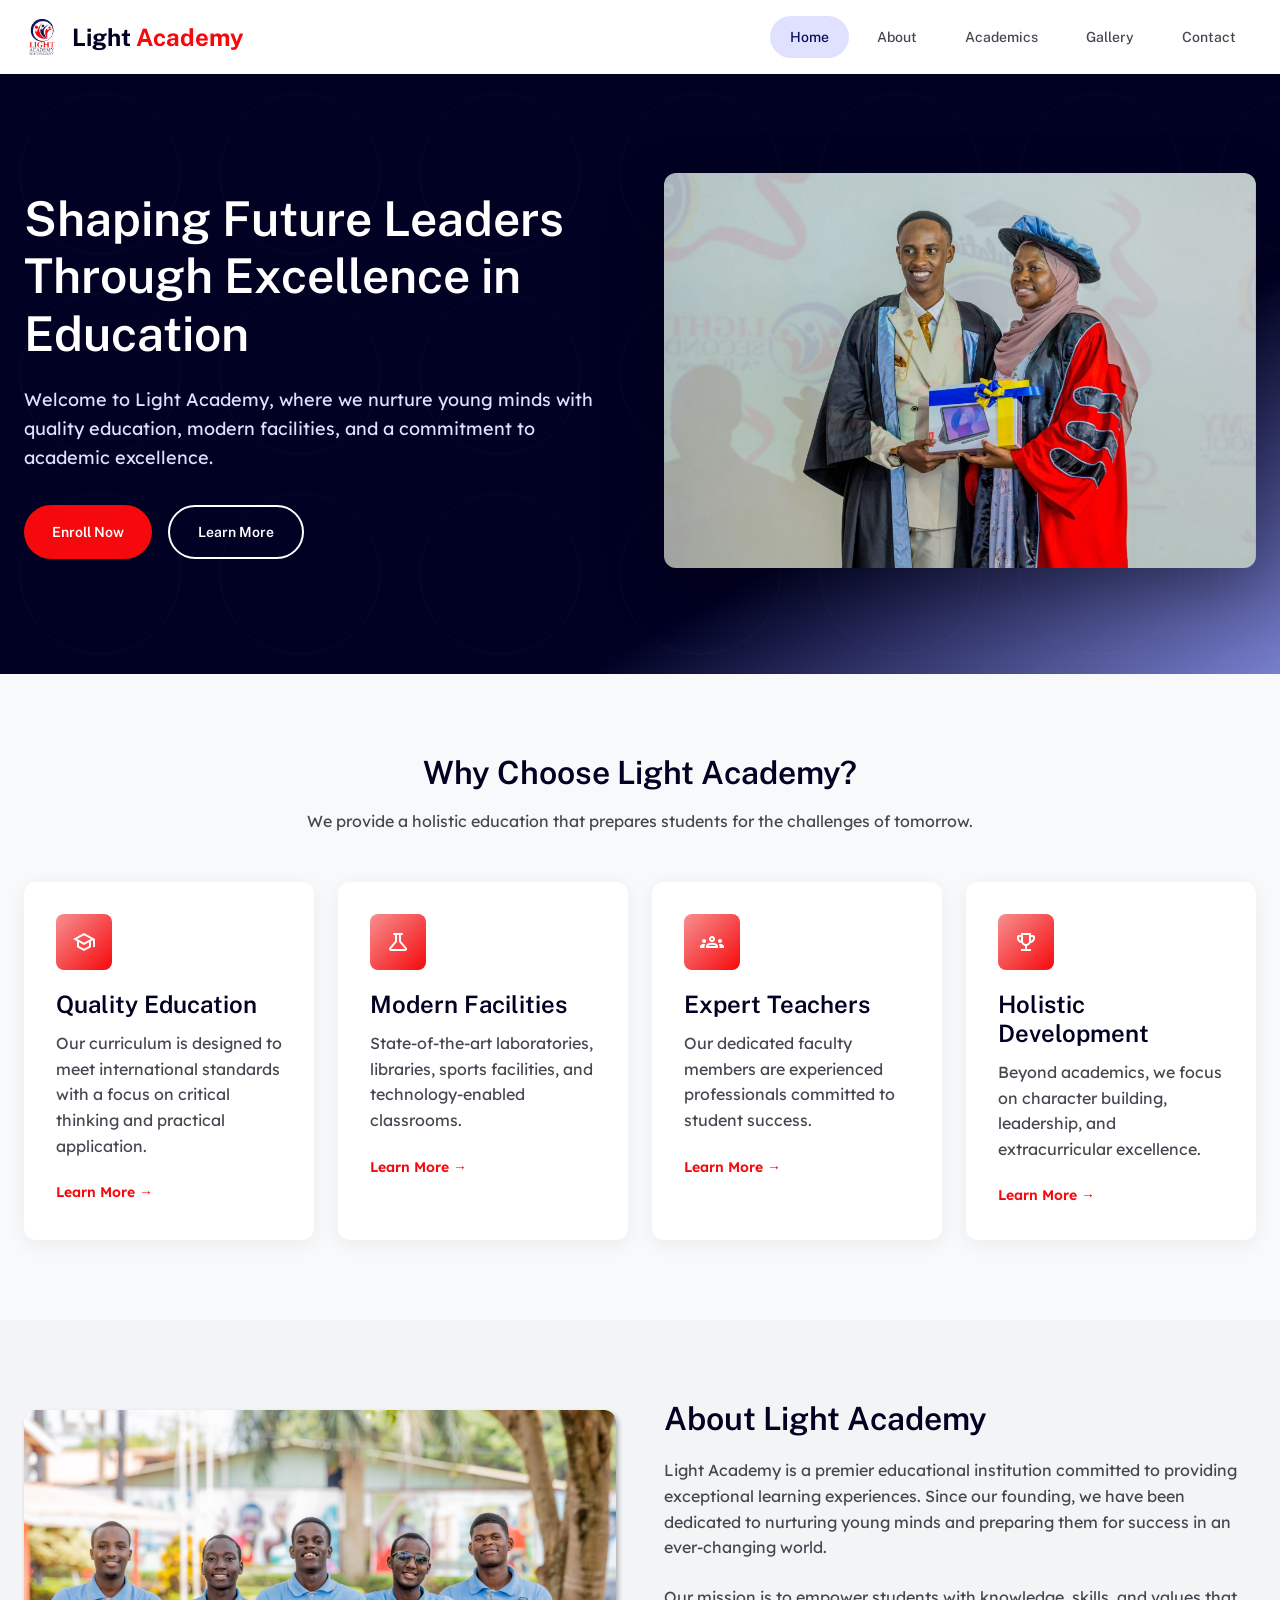
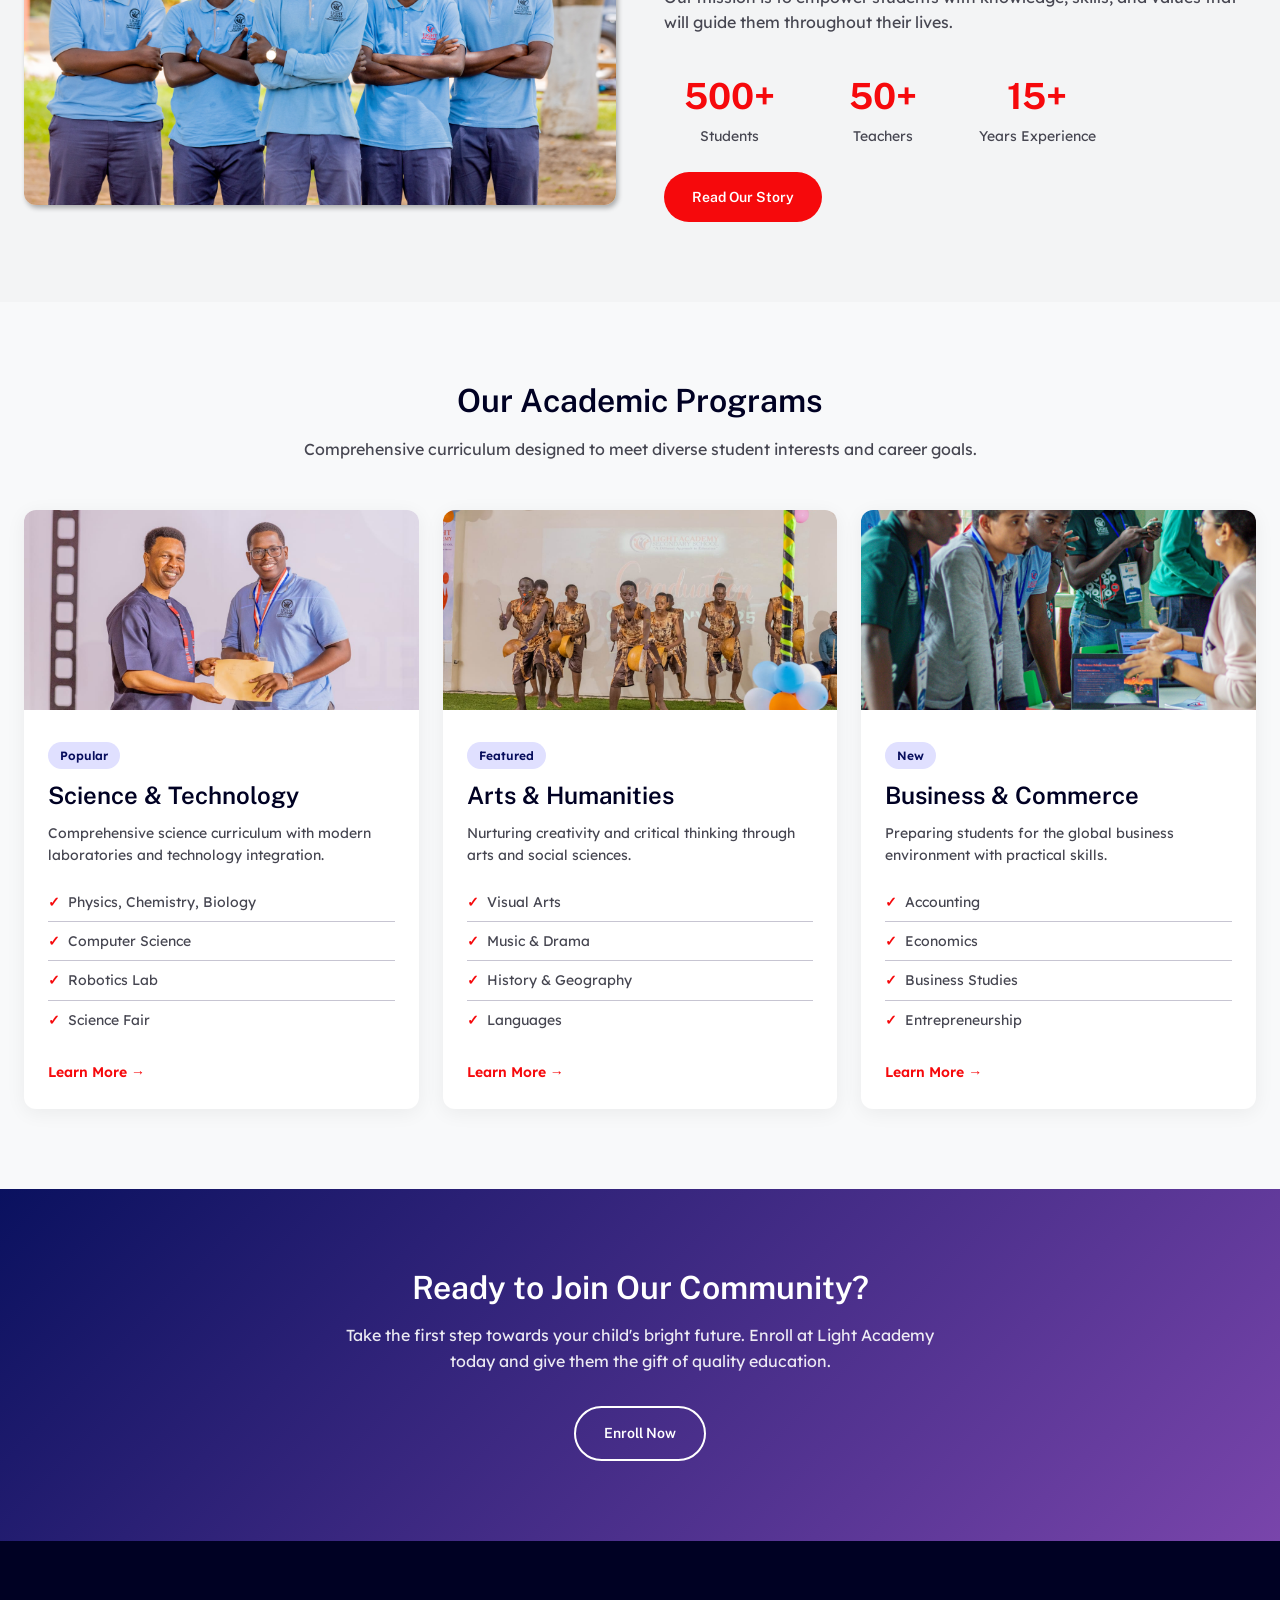
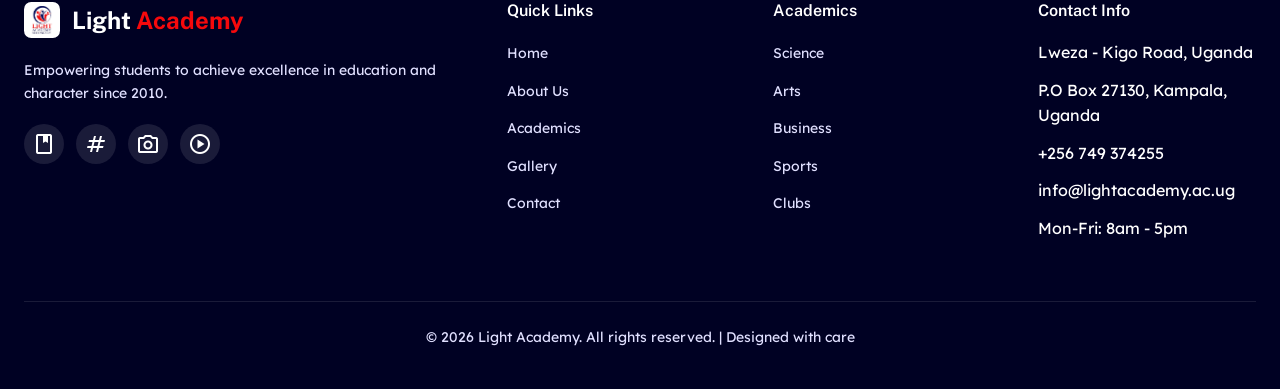
<file: index.html>
<!DOCTYPE html>
<html lang="en">
<head>
    <meta charset="UTF-8">
    <meta name="viewport" content="width=device-width, initial-scale=1.0">
    <title>Light Academy - Home | Excellence in Education</title>
    <meta name="description" content="Light Academy - A premier secondary school providing quality education with modern facilities and expert teachers.">
    
    <!-- Fonts -->
    <link rel="preconnect" href="https://fonts.googleapis.com">
    <link rel="preconnect" href="https://fonts.gstatic.com" crossorigin>
    <!-- Importing fonts and styles -->
    <link href="https://fonts.googleapis.com/css2?family=Public+Sans:wght@400;500;600;700;800;900&family=Lexend:wght@300;400;500;600&display=swap" rel="stylesheet">
    <link href="https://fonts.googleapis.com/css2?family=Material+Symbols+Outlined:wght,FILL@100..700,0..1&display=swap" rel="stylesheet">
    
    <!-- Favicon -->
    <link rel="icon" href="./assets/logos/light-logo.png" type="image/x-icon">
    <!-- CSS Styles -->
    <link rel="stylesheet" href="css/styles.css">
</head>
<body>
    <!-- Header -->
    <header class="header">
        <div class="header-container">
            <a href="index.html" class="logo">
                <img width="36px" height="36px" src="./assets/logos/light-logo.png" alt="LOGO" />
                <div class="logo-text">Light <span>Academy</span></div>
            </a>
            
            <nav>
                <ul class="nav-menu">
                    <li class="nav-item"><a href="index.html" class="nav-link active">Home</a></li>
                    <li class="nav-item"><a href="about.html" class="nav-link">About</a></li>
                    <li class="nav-item"><a href="academics.html" class="nav-link">Academics</a></li>
                    <li class="nav-item"><a href="gallery.html" class="nav-link">Gallery</a></li>
                    <li class="nav-item"><a href="contact.html" class="nav-link">Contact</a></li>
                </ul>
            </nav>
            
            <div class="menu-toggle">
                <span></span>
                <span></span>
                <span></span>
            </div>
        </div>
    </header>

    <!-- Hero Section -->
    <section class="hero">
        <div class="hero-content">
            <div class="hero-text">
                <h1>Shaping Future Leaders Through Excellence in Education</h1>
                <p>Welcome to Light Academy, where we nurture young minds with quality education, modern facilities, and a commitment to academic excellence.</p>
                <div class="hero-buttons">
                    <a href="contact.html" class="btn btn-primary">Enroll Now</a>
                    <a href="about.html" class="btn btn-secondary">Learn More</a>
                </div>
            </div>
            <div class="hero-image">
                <img src="./assets/images/graduation.jpeg" alt="Light Academy Campus" style="transform:rotateY(180deg)" >
            </div>
        </div>
    </section>

    <!-- Features Section -->
    <section class="section">
        <div class="container">
            <div class="section-header">
                <h2>Why Choose Light Academy?</h2>
                <p>We provide a holistic education that prepares students for the challenges of tomorrow.</p>
            </div>
            
            <div class="cards-grid">
                <div class="card">
                    <div class="card-icon">
                        <span class="material-symbols-outlined">school</span>
                    </div>
                    <h3>Quality Education</h3>
                    <p>Our curriculum is designed to meet international standards with a focus on critical thinking and practical application.</p>
                    <a href="about.html" class="card-link">Learn More →</a>
                </div>
                
                <div class="card">
                    <div class="card-icon">
                        <span class="material-symbols-outlined">science</span>
                    </div>
                    <h3>Modern Facilities</h3>
                    <p>State-of-the-art laboratories, libraries, sports facilities, and technology-enabled classrooms.</p>
                    <a href="about.html" class="card-link">Learn More →</a>
                </div>
                
                <div class="card">
                    <div class="card-icon">
                        <span class="material-symbols-outlined">groups</span>
                    </div>
                    <h3>Expert Teachers</h3>
                    <p>Our dedicated faculty members are experienced professionals committed to student success.</p>
                    <a href="about.html" class="card-link">Learn More →</a>
                </div>
                
                <div class="card">
                    <div class="card-icon">
                        <span class="material-symbols-outlined">emoji_events</span>
                    </div>
                    <h3>Holistic Development</h3>
                    <p>Beyond academics, we focus on character building, leadership, and extracurricular excellence.</p>
                    <a href="academics.html" class="card-link">Learn More →</a>
                </div>
            </div>
        </div>
    </section>

    <!-- About Preview Section -->
    <section class="section about-section">
        <div class="container">
            <div class="about-grid">
                <div class="about-image">
                    <img src="./assets/images/confident.jpeg" alt="Light Academy Students">
                </div>
                <div class="about-content">
                    <h2>About Light Academy</h2>
                    <p>Light Academy is a premier educational institution committed to providing exceptional learning experiences. Since our founding, we have been dedicated to nurturing young minds and preparing them for success in an ever-changing world.</p>
                    <p>Our mission is to empower students with knowledge, skills, and values that will guide them throughout their lives.</p>
                    
                    <div class="stats-grid">
                        <div class="stat-item">
                            <div class="stat-number">500+</div>
                            <div class="stat-label">Students</div>
                        </div>
                        <div class="stat-item">
                            <div class="stat-number">50+</div>
                            <div class="stat-label">Teachers</div>
                        </div>
                        <div class="stat-item">
                            <div class="stat-number">15+</div>
                            <div class="stat-label">Years Experience</div>
                        </div>
                    </div>
                    
                    <a href="about.html" class="btn btn-primary" style="margin-top: 24px;">Read Our Story</a>
                </div>
            </div>
        </div>
    </section>

    <!-- Programs Preview -->
    <section class="section">
        <div class="container">
            <div class="section-header">
                <h2>Our Academic Programs</h2>
                <p>Comprehensive curriculum designed to meet diverse student interests and career goals.</p>
            </div>
            <div class="programs-grid" id="programsContainer">
                <!-- Program cards will be dynamically inserted here by JavaScript -->
            </div>
        </div>
    </section>

    <!-- Call to Action -->
    <section class="section" style="background: linear-gradient(135deg, #0a115f, #7945ab); color: white;">
        <div class="container" style="text-align: center;">
            <h2 style="color: white; margin-bottom: 16px;">Ready to Join Our Community?</h2>
            <p style="color: rgba(255,255,255,0.9); max-width: 600px; margin: 0 auto 32px;">Take the first step towards your child's bright future. Enroll at Light Academy today and give them the gift of quality education.</p>
            <a href="contact.html" class="btn btn-secondary">Enroll Now</a>
        </div>
    </section>

    <!-- Footer -->
    <footer class="footer">
        <div class="footer-grid">
            <div class="footer-brand">
                <div class="logo">
                    <img width="36px" height="36px" style="background-color: white; border-radius: 20%; padding: 4px;" src="./assets/logos/light-logo.png" alt="LOGO" />
                    <div class="logo-text">Light <span>Academy</span></div>
                </div>
                <p>Empowering students to achieve excellence in education and character since 2010.</p>
                <div class="social-links">
                    <a href="#" class="social-link" aria-label="Blog">
                        <span class="material-symbols-outlined">book</span>
                    </a>
                    <a href="#" class="social-link" aria-label="Twitter">
                        <span class="material-symbols-outlined">tag</span>
                    </a>
                    <a href="#" class="social-link" aria-label="Instagram">
                        <span class="material-symbols-outlined">photo_camera</span>
                    </a>
                    <a href="#" class="social-link" aria-label="YouTube">
                        <span class="material-symbols-outlined">play_circle</span>
                    </a>
                </div>
            </div>
            
            <div class="footer-column">
                <h4>Quick Links</h4>
                <ul class="footer-links">
                    <li><a href="index.html">Home</a></li>
                    <li><a href="about.html">About Us</a></li>
                    <li><a href="academics.html">Academics</a></li>
                    <li><a href="gallery.html">Gallery</a></li>
                    <li><a href="contact.html">Contact</a></li>
                </ul>
            </div>
            
            <div class="footer-column">
                <h4>Academics</h4>
                <ul class="footer-links">
                    <li><a href="academics.html">Science</a></li>
                    <li><a href="academics.html">Arts</a></li>
                    <li><a href="academics.html">Business</a></li>
                    <li><a href="academics.html">Sports</a></li>
                    <li><a href="academics.html">Clubs</a></li>
                </ul>
            </div>
            
            <div class="footer-column">
                <h4>Contact Info</h4>
                <ul class="footer-links">
                    <li>Lweza - Kigo Road, Uganda</li>
                    <li>P.O Box 27130, Kampala, Uganda</li>
                    <li>+256 749 374255</li>
                    <li>info@lightacademy.ac.ug</li>
                    <li>Mon-Fri: 8am - 5pm</li>
                </ul>
            </div>
        </div>
        
        <div class="footer-bottom">
            <p>&copy; 2026 Light Academy. All rights reserved. | Designed with care</p>
        </div>
    </footer>

    <!-- JavaScript -->
    <script src="js/script.js"></script>
</body>
</html>
</file>
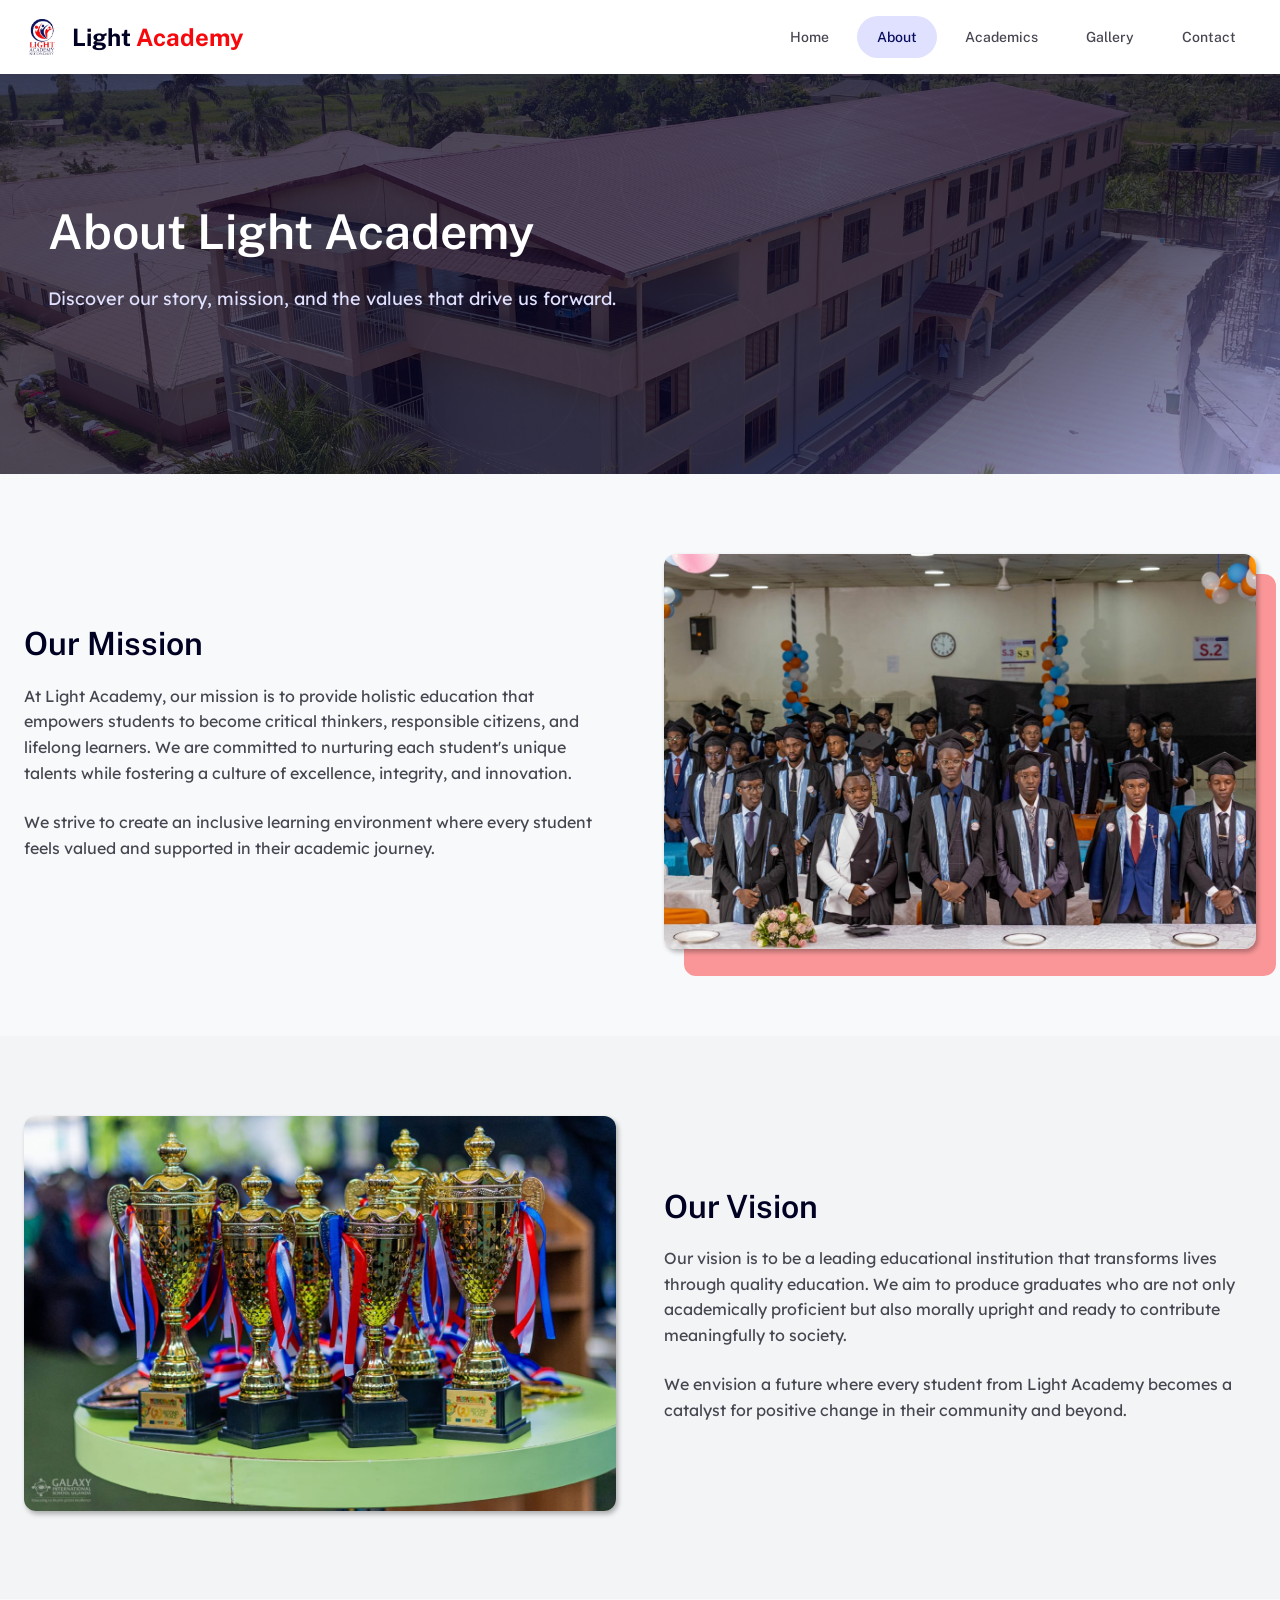
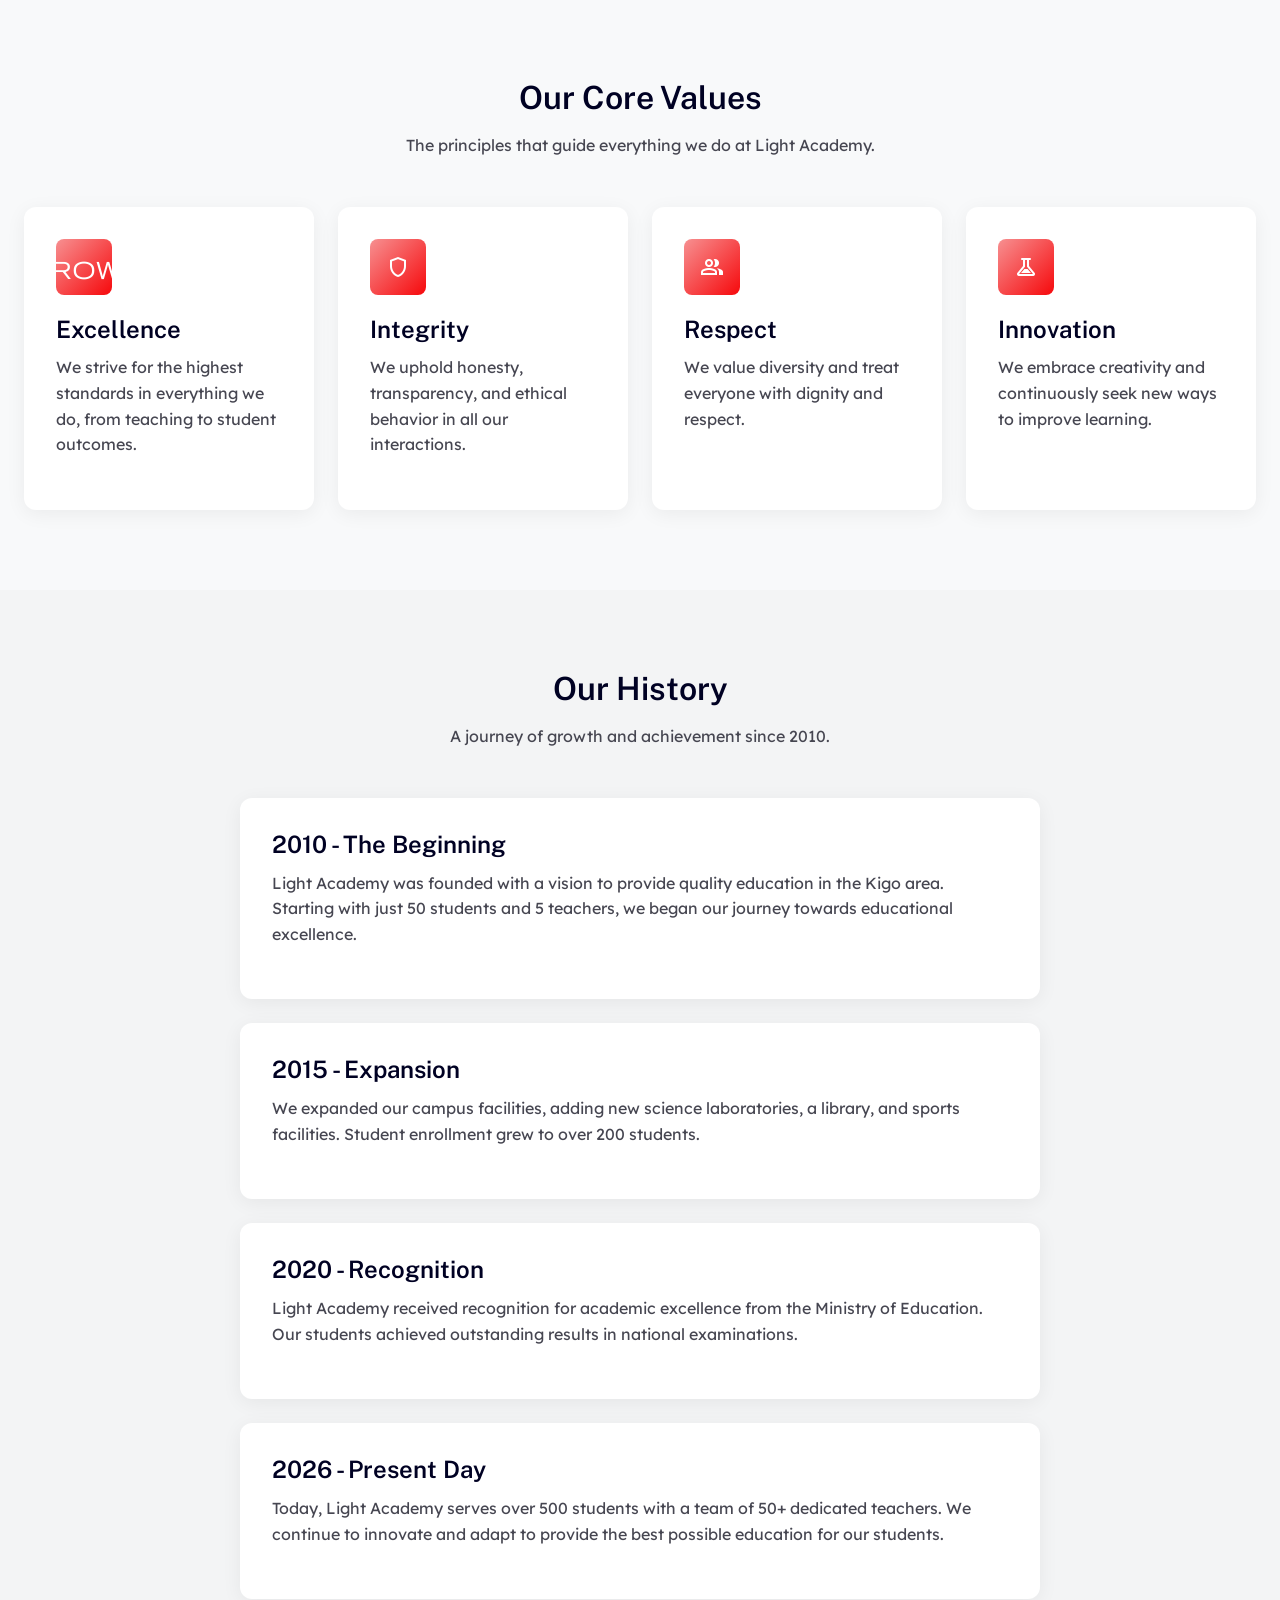
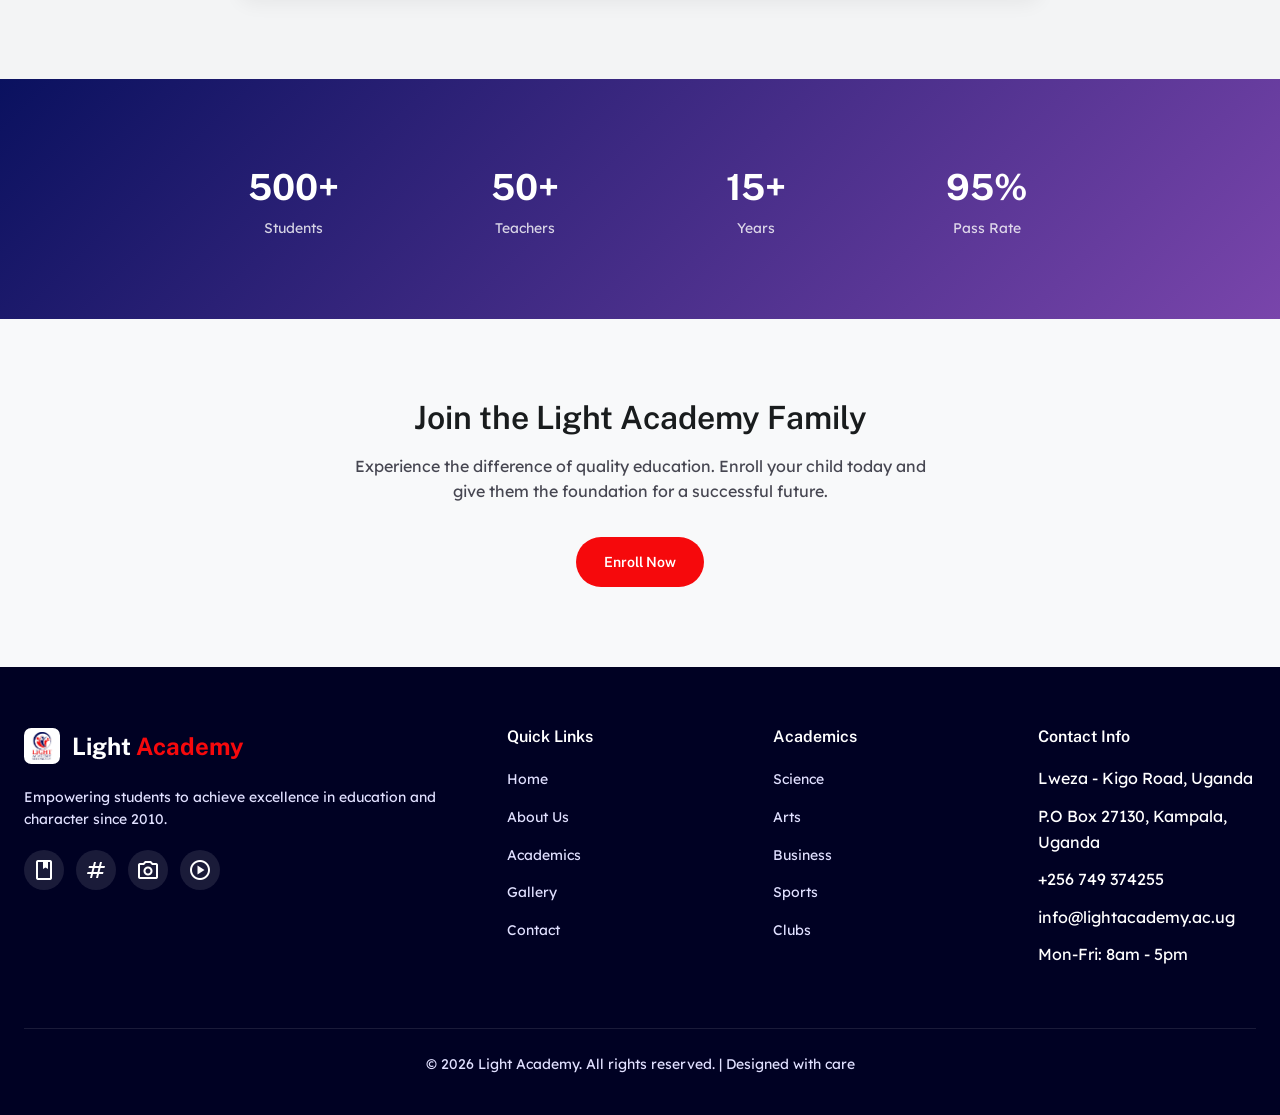
<file: about.html>
<!DOCTYPE html>
<html lang="en">
<head>
    <meta charset="UTF-8">
    <meta name="viewport" content="width=device-width, initial-scale=1.0">
    <title>About Us - Light Academy</title>
    <meta name="description" content="Learn about Light Academy's history, mission, vision, and our team of dedicated educators.">
    
    <!-- Fonts -->
    <link rel="preconnect" href="https://fonts.googleapis.com">
    <link rel="preconnect" href="https://fonts.gstatic.com" crossorigin>
    <link href="https://fonts.googleapis.com/css2?family=Public+Sans:wght@400;500;600;700;800;900&family=Lexend:wght@300;400;500;600&display=swap" rel="stylesheet">
    <link href="https://fonts.googleapis.com/css2?family=Material+Symbols+Outlined:wght,FILL@100..700,0..1&display=swap" rel="stylesheet">
    
    <!-- Favicon -->
    <link rel="icon" href="./assets/logos/light-logo.png" type="image/x-icon">
    <!-- Styles -->
    <link rel="stylesheet" href="css/styles.css">
</head>
<body>
    <!-- Header -->
    <header class="header">
        <div class="header-container">
            <a href="index.html" class="logo">
                <img width="36px" height="36px" src="./assets/logos/light-logo.png" alt="LOGO" />
                <div class="logo-text">Light <span>Academy</span></div>
            </a>
            
            <nav>
                <ul class="nav-menu">
                    <li class="nav-item"><a href="index.html" class="nav-link">Home</a></li>
                    <li class="nav-item"><a href="about.html" class="nav-link active">About</a></li>
                    <li class="nav-item"><a href="academics.html" class="nav-link">Academics</a></li>
                    <li class="nav-item"><a href="gallery.html" class="nav-link">Gallery</a></li>
                    <li class="nav-item"><a href="contact.html" class="nav-link">Contact</a></li>
                </ul>
            </nav>
            
            <div class="menu-toggle">
                <span></span>
                <span></span>
                <span></span>
            </div>
        </div>
    </header>

    <!-- Page Header -->
    <section class="hero" style="display: relative; min-height: 400px;">
        <div class="other-hero-bg-img"></div>
        <div class="hero-content" style="padding: 60px 24px;">
            <div class="hero-text" style="text-align: left; max-width: 800px; margin: 0 auto;">
                <h1>About Light Academy</h1>
                <p>Discover our story, mission, and the values that drive us forward.</p>
            </div>
        </div>
    </section>

    <!-- Mission & Vision Section -->
    <section class="section">
        <div class="container">
            <div class="about-grid">
                <div class="about-content">
                    <h2>Our Mission</h2>
                    <p>At Light Academy, our mission is to provide holistic education that empowers students to become critical thinkers, responsible citizens, and lifelong learners. We are committed to nurturing each student's unique talents while fostering a culture of excellence, integrity, and innovation.</p>
                    <p>We strive to create an inclusive learning environment where every student feels valued and supported in their academic journey.</p>
                </div>
                <div class="about-image">
                    <img src="./assets/images/graduation-all.jpeg" alt="Mission">
                </div>
            </div>
        </div>
    </section>

    <!-- Vision Section -->
    <section class="section about-section">
        <div class="container">
            <div class="about-grid">
                <div class="about-image">
                    <img src="./assets/images/trophies.jpeg" alt="Vision">
                </div>
                <div class="about-content">
                    <h2>Our Vision</h2>
                    <p>Our vision is to be a leading educational institution that transforms lives through quality education. We aim to produce graduates who are not only academically proficient but also morally upright and ready to contribute meaningfully to society.</p>
                    <p>We envision a future where every student from Light Academy becomes a catalyst for positive change in their community and beyond.</p>
                </div>
            </div>
        </div>
    </section>

    <!-- Core Values -->
    <section class="section">
        <div class="container">
            <div class="section-header">
                <h2>Our Core Values</h2>
                <p>The principles that guide everything we do at Light Academy.</p>
            </div>
            
            <div class="cards-grid">
                <div class="card">
                    <div class="card-icon">
                        <span class="material-symbols-outlined">crown</span>
                    </div>
                    <h3>Excellence</h3>
                    <p>We strive for the highest standards in everything we do, from teaching to student outcomes.</p>
                </div>
                
                <div class="card">
                    <div class="card-icon">
                        <span class="material-symbols-outlined">shield</span>
                    </div>
                    <h3>Integrity</h3>
                    <p>We uphold honesty, transparency, and ethical behavior in all our interactions.</p>
                </div>
                
                <div class="card">
                    <div class="card-icon">
                        <span class="material-symbols-outlined">group</span>
                    </div>
                    <h3>Respect</h3>
                    <p>We value diversity and treat everyone with dignity and respect.</p>
                </div>
                
                <div class="card">
                    <div class="card-icon">
                        <span class="material-symbols-outlined">experiment</span>
                    </div>
                    <h3>Innovation</h3>
                    <p>We embrace creativity and continuously seek new ways to improve learning.</p>
                </div>
            </div>
        </div>
    </section>

    <!-- History Section -->
    <section class="section about-section">
        <div class="container">
            <div class="section-header">
                <h2>Our History</h2>
                <p>A journey of growth and achievement since 2010.</p>
            </div>
            
            <div style="max-width: 800px; margin: 0 auto;">
                <div class="card" style="margin-bottom: 24px;">
                    <h3>2010 - The Beginning</h3>
                    <p>Light Academy was founded with a vision to provide quality education in the Kigo area. Starting with just 50 students and 5 teachers, we began our journey towards educational excellence.</p>
                </div>
                
                <div class="card" style="margin-bottom: 24px;">
                    <h3>2015 - Expansion</h3>
                    <p>We expanded our campus facilities, adding new science laboratories, a library, and sports facilities. Student enrollment grew to over 200 students.</p>
                </div>
                
                <div class="card" style="margin-bottom: 24px;">
                    <h3>2020 - Recognition</h3>
                    <p>Light Academy received recognition for academic excellence from the Ministry of Education. Our students achieved outstanding results in national examinations.</p>
                </div>
                
                <div class="card">
                    <h3>2026 - Present Day</h3>
                    <p>Today, Light Academy serves over 500 students with a team of 50+ dedicated teachers. We continue to innovate and adapt to provide the best possible education for our students.</p>
                </div>
            </div>
        </div>
    </section>

    <!-- Stats Section -->
    <section class="section" style="background: linear-gradient(135deg, #0a115f, #7945ab); color: white;">
        <div class="container">
            <div class="stats-grid" style="max-width: 900px; margin: 0 auto;">
                <div class="stat-item">
                    <div class="stat-number" style="color: white;">500+</div>
                    <div class="stat-label" style="color: rgba(255,255,255,0.8);">Students</div>
                </div>
                <div class="stat-item">
                    <div class="stat-number" style="color: white;">50+</div>
                    <div class="stat-label" style="color: rgba(255,255,255,0.8);">Teachers</div>
                </div>
                <div class="stat-item">
                    <div class="stat-number" style="color: white;">15+</div>
                    <div class="stat-label" style="color: rgba(255,255,255,0.8);">Years</div>
                </div>
                <div class="stat-item">
                    <div class="stat-number" style="color: white;">95%</div>
                    <div class="stat-label" style="color: rgba(255,255,255,0.8);">Pass Rate</div>
                </div>
            </div>
        </div>
    </section>

    <!-- Call to Action -->
    <section class="section">
        <div class="container" style="text-align: center;">
            <h2>Join the Light Academy Family</h2>
            <p style="max-width: 600px; margin: 16px auto 32px; color: var(--on-surface-variant);">Experience the difference of quality education. Enroll your child today and give them the foundation for a successful future.</p>
            <a href="contact.html" class="btn btn-primary">Enroll Now</a>
        </div>
    </section>

    <!-- Footer -->
    <footer class="footer">
        <div class="footer-grid">
            <div class="footer-brand">
                <div class="logo">
                    <img width="36px" height="36px" style="background-color: white; border-radius: 20%; padding: 4px;" src="./assets/logos/light-logo.png" alt="LOGO" />
                    <div class="logo-text">Light <span>Academy</span></div>
                </div>
                <p>Empowering students to achieve excellence in education and character since 2010.</p>
                <div class="social-links">
                    <a href="#" class="social-link" aria-label="Blog">
                        <span class="material-symbols-outlined">book</span>
                    </a>
                    <a href="#" class="social-link" aria-label="Twitter">
                        <span class="material-symbols-outlined">tag</span>
                    </a>
                    <a href="#" class="social-link" aria-label="Instagram">
                        <span class="material-symbols-outlined">photo_camera</span>
                    </a>
                    <a href="#" class="social-link" aria-label="YouTube">
                        <span class="material-symbols-outlined">play_circle</span>
                    </a>
                </div>
            </div>
            
            <div class="footer-column">
                <h4>Quick Links</h4>
                <ul class="footer-links">
                    <li><a href="index.html">Home</a></li>
                    <li><a href="about.html">About Us</a></li>
                    <li><a href="academics.html">Academics</a></li>
                    <li><a href="gallery.html">Gallery</a></li>
                    <li><a href="contact.html">Contact</a></li>
                </ul>
            </div>
            
            <div class="footer-column">
                <h4>Academics</h4>
                <ul class="footer-links">
                    <li><a href="academics.html">Science</a></li>
                    <li><a href="academics.html">Arts</a></li>
                    <li><a href="academics.html">Business</a></li>
                    <li><a href="academics.html">Sports</a></li>
                    <li><a href="academics.html">Clubs</a></li>
                </ul>
            </div>
            
            <div class="footer-column">
                <h4>Contact Info</h4>
                <ul class="footer-links">
                    <li>Lweza - Kigo Road, Uganda</li>
                    <li>P.O Box 27130, Kampala, Uganda</li>
                    <li>+256 749 374255</li>
                    <li>info@lightacademy.ac.ug</li>
                    <li>Mon-Fri: 8am - 5pm</li>
                </ul>
            </div>
        </div>
        
        <div class="footer-bottom">
            <p>&copy; 2026 Light Academy. All rights reserved. | Designed with care</p>
        </div>
    </footer>

    <!-- JavaScript -->
    <script src="js/script.js"></script>
</body>
</html>
</file>
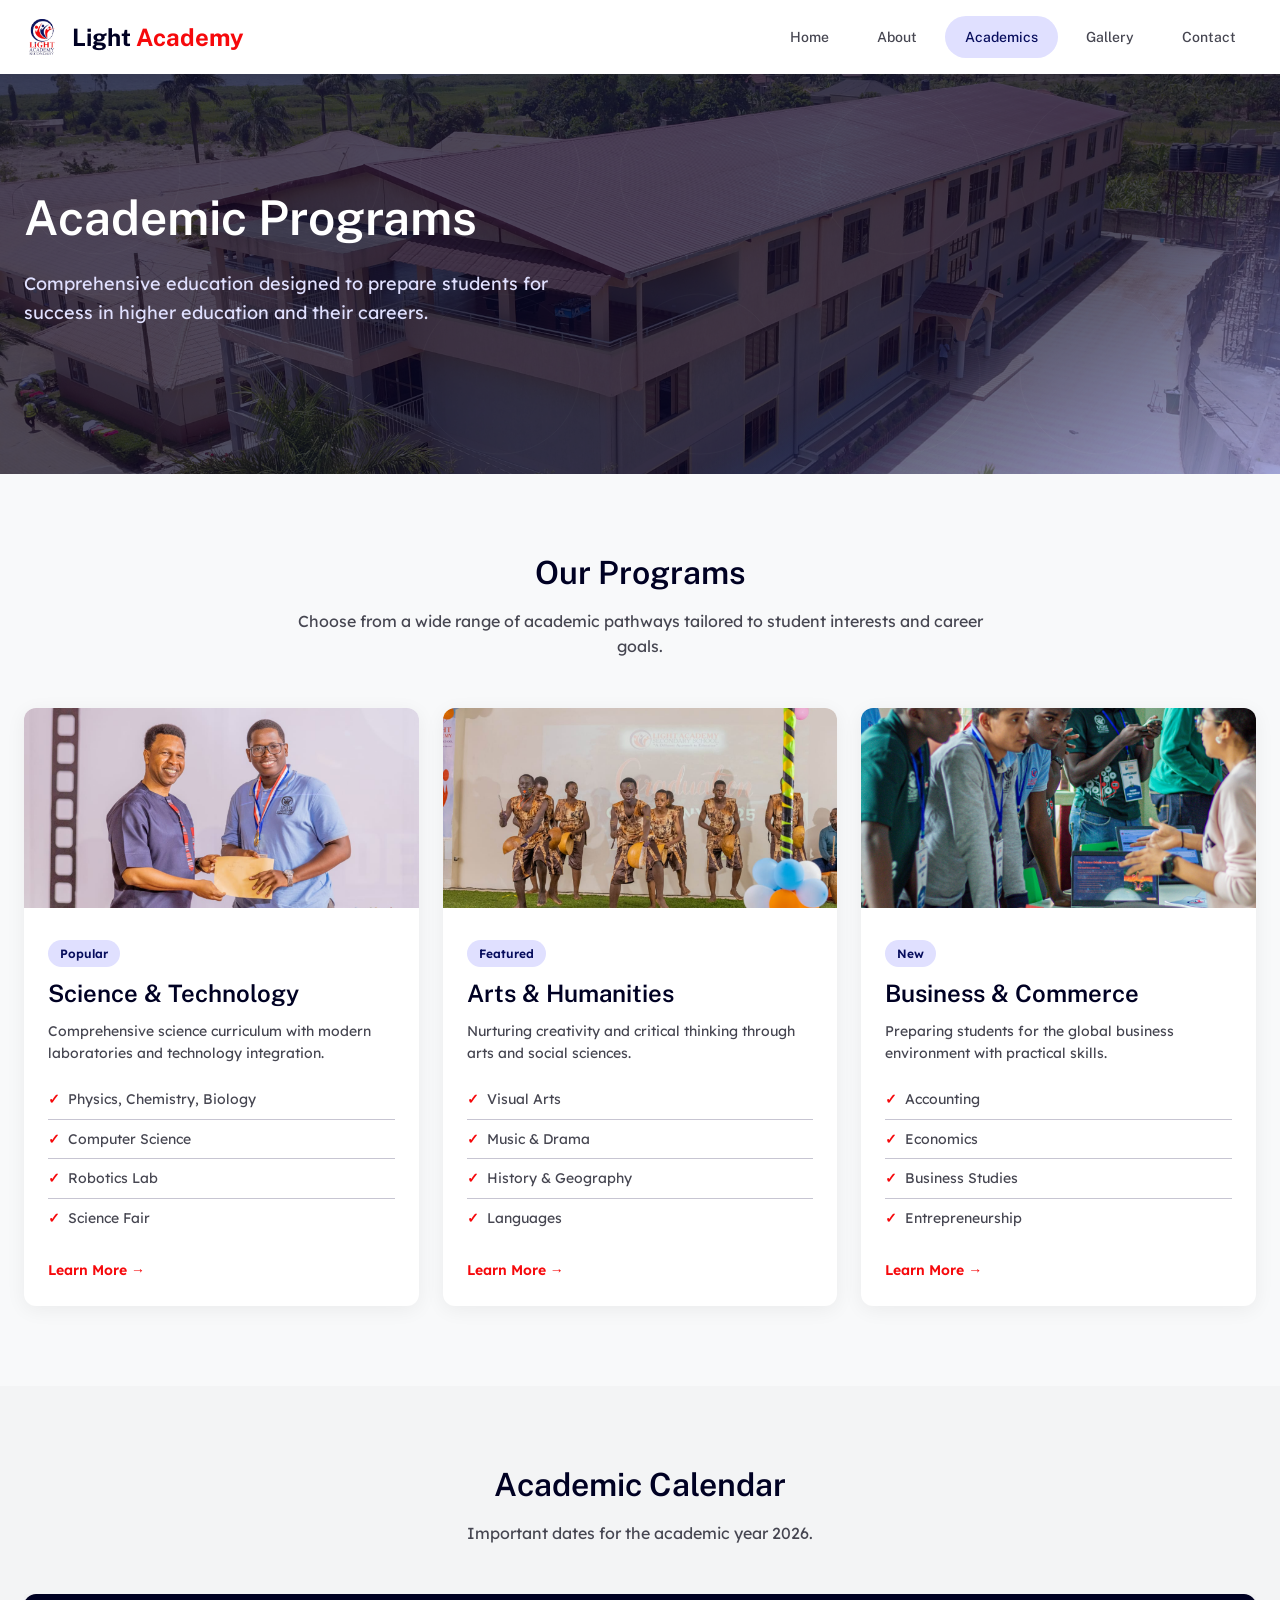
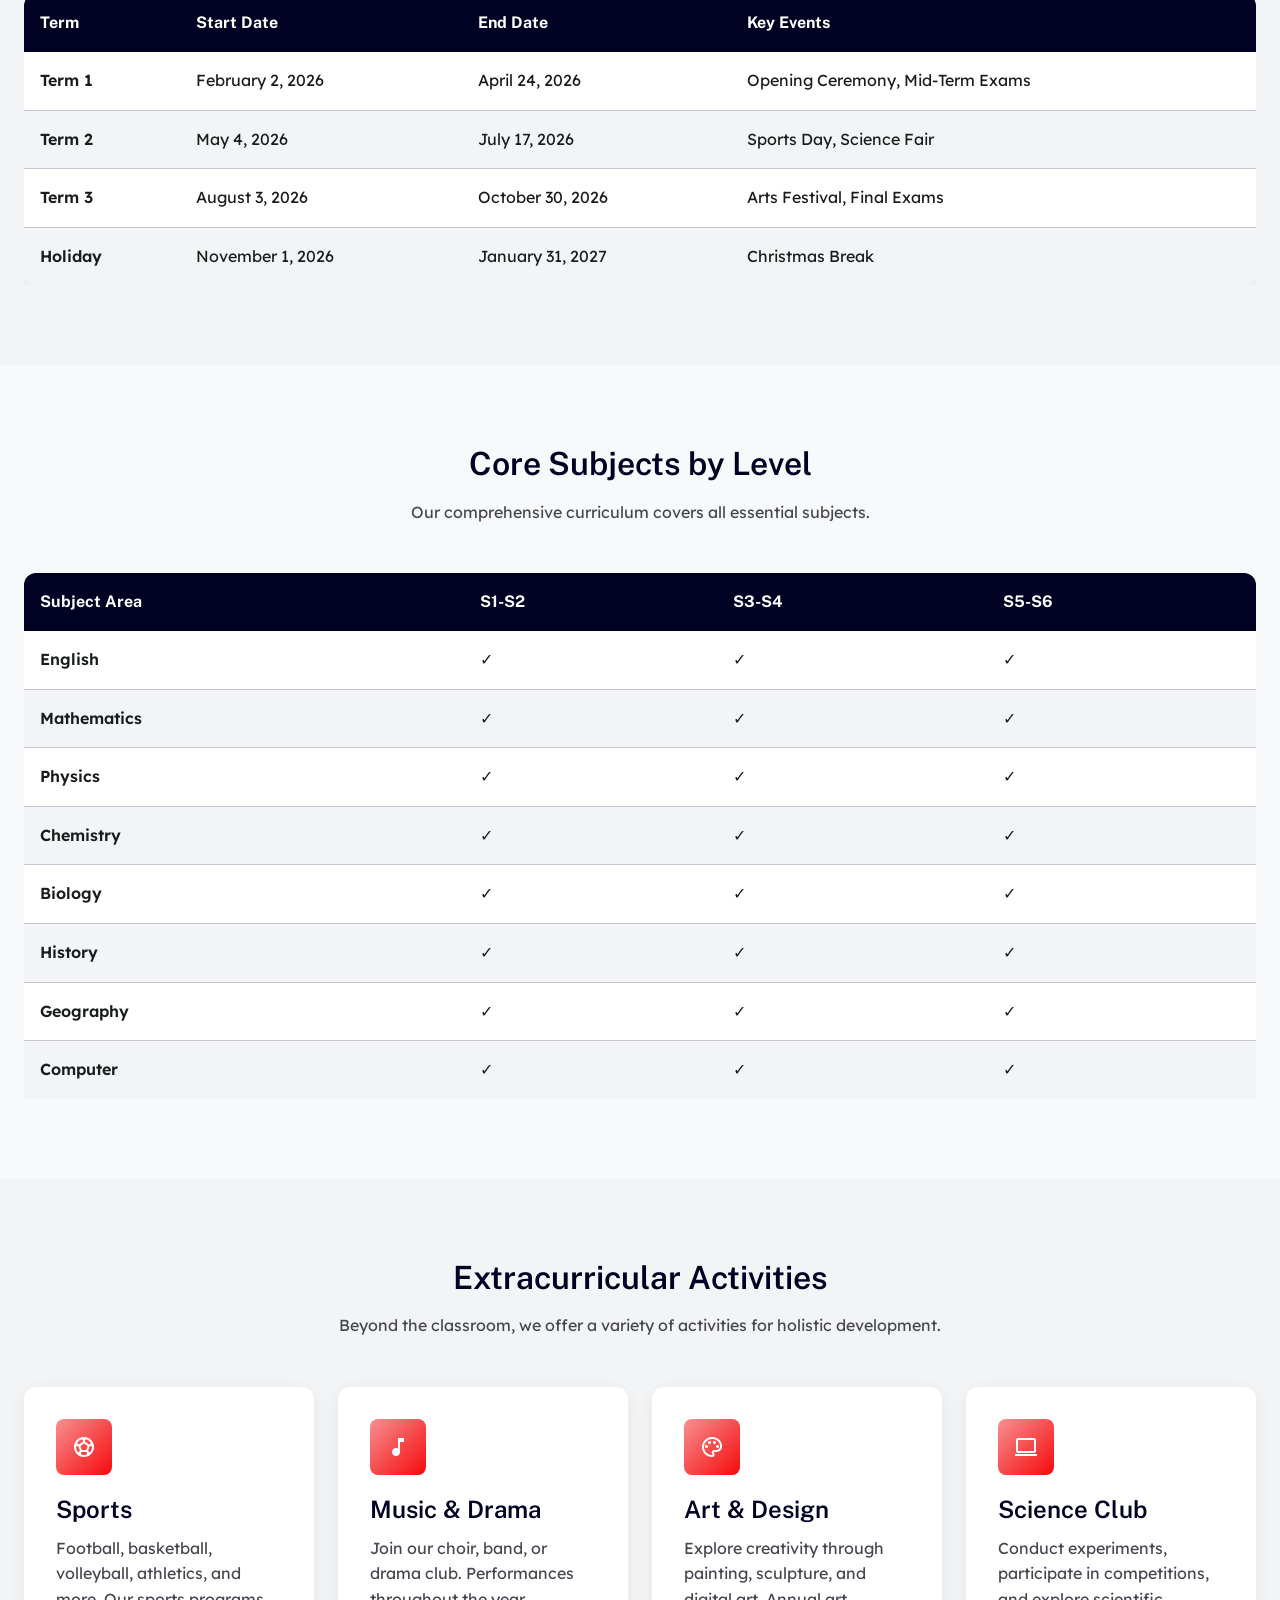
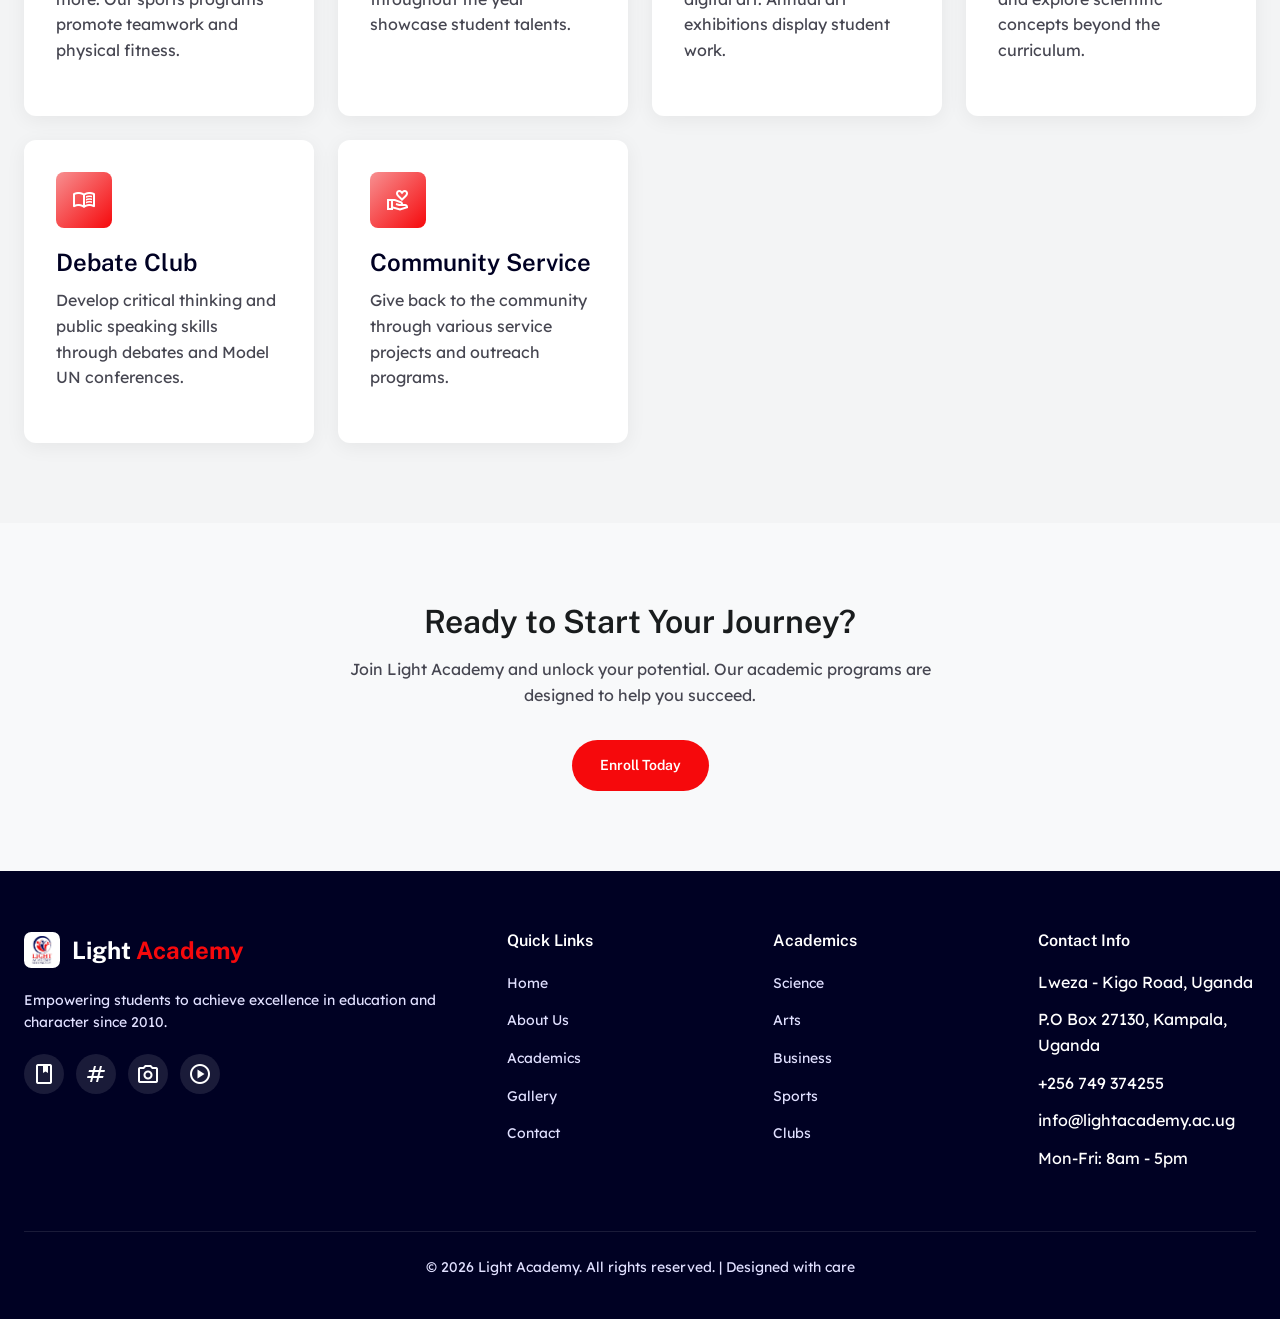
<file: academics.html>
<!DOCTYPE html>
<html lang="en">
<head>
    <meta charset="UTF-8">
    <meta name="viewport" content="width=device-width, initial-scale=1.0">
    <title>Academics - Light Academy</title>
    <meta name="description" content="Explore Light Academy's academic programs including Science, Arts, Business, and more.">
    
    <!-- Fonts -->
    <link rel="preconnect" href="https://fonts.googleapis.com">
    <link rel="preconnect" href="https://fonts.gstatic.com" crossorigin>
    <link href="https://fonts.googleapis.com/css2?family=Public+Sans:wght@400;500;600;700;800;900&family=Lexend:wght@300;400;500;600&display=swap" rel="stylesheet">
    <link href="https://fonts.googleapis.com/css2?family=Material+Symbols+Outlined:wght,FILL@100..700,0..1&display=swap" rel="stylesheet">
    
    <!-- Favicon -->
    <link rel="icon" href="./assets/logos/light-logo.png" type="image/x-icon">
    <!-- Styles -->
    <link rel="stylesheet" href="css/styles.css">
</head>
<body>
    <!-- Header -->
    <header class="header">
        <div class="header-container">
            <a href="index.html" class="logo">
                <img width="36px" height="36px" src="./assets/logos/light-logo.png" alt="LOGO" />
                <div class="logo-text">Light <span>Academy</span></div>
            </a>
            
            <nav>
                <ul class="nav-menu">
                    <li class="nav-item"><a href="index.html" class="nav-link">Home</a></li>
                    <li class="nav-item"><a href="about.html" class="nav-link">About</a></li>
                    <li class="nav-item"><a href="academics.html" class="nav-link active">Academics</a></li>
                    <li class="nav-item"><a href="gallery.html" class="nav-link">Gallery</a></li>
                    <li class="nav-item"><a href="contact.html" class="nav-link">Contact</a></li>
                </ul>
            </nav>
            
            <div class="menu-toggle">
                <span></span>
                <span></span>
                <span></span>
            </div>
        </div>
    </header>

    <!-- Page Header -->
    <section class="hero" style="display: relative; min-height: 400px;">
        <div class="other-hero-bg-img"></div>
        <div class="hero-content" style="padding: 60px 24px;">
            <div class="hero-text" style="text-align: left; max-width: 800px; margin: 0 auto;">
                <h1>Academic Programs</h1>
                <p>Comprehensive education designed to prepare students for success in higher education and their careers.</p>
            </div>
        </div>
    </section>

    <!-- Programs Section -->
    <section class="section">
        <div class="container">
            <div class="section-header">
                <h2>Our Programs</h2>
                <p>Choose from a wide range of academic pathways tailored to student interests and career goals.</p>
            </div>
            
            <div class="programs-grid" id="programsContainer">
                <!-- Program cards will be dynamically inserted here by JavaScript -->
            </div>
        </div>
    </section>

    <!-- Academic Calendar Table -->
    <section class="section about-section">
        <div class="container">
            <div class="section-header">
                <h2>Academic Calendar</h2>
                <p>Important dates for the academic year 2026.</p>
            </div>
            
            <div style="overflow-x: auto;">
                <table style="width: 100%; border-collapse: collapse; background: var(--surface-lowest); border-radius: var(--radius-lg); overflow: hidden; box-shadow: 0 4px 20px rgba(0,0,0,0.06);">
                    <thead>
                        <tr style="background: var(--primary); color: white;">
                            <th style="padding: 16px; text-align: left; font-family: var(--font-headline);">Term</th>
                            <th style="padding: 16px; text-align: left; font-family: var(--font-headline);">Start Date</th>
                            <th style="padding: 16px; text-align: left; font-family: var(--font-headline);">End Date</th>
                            <th style="padding: 16px; text-align: left; font-family: var(--font-headline);">Key Events</th>
                        </tr>
                    </thead>
                    <tbody>
                        <tr style="border-bottom: 1px solid var(--outline-variant);">
                            <td style="padding: 16px; font-weight: 600;">Term 1</td>
                            <td style="padding: 16px;">February 2, 2026</td>
                            <td style="padding: 16px;">April 24, 2026</td>
                            <td style="padding: 16px;">Opening Ceremony, Mid-Term Exams</td>
                        </tr>
                        <tr style="border-bottom: 1px solid var(--outline-variant); background: var(--surface-container-low);">
                            <td style="padding: 16px; font-weight: 600;">Term 2</td>
                            <td style="padding: 16px;">May 4, 2026</td>
                            <td style="padding: 16px;">July 17, 2026</td>
                            <td style="padding: 16px;">Sports Day, Science Fair</td>
                        </tr>
                        <tr style="border-bottom: 1px solid var(--outline-variant);">
                            <td style="padding: 16px; font-weight: 600;">Term 3</td>
                            <td style="padding: 16px;">August 3, 2026</td>
                            <td style="padding: 16px;">October 30, 2026</td>
                            <td style="padding: 16px;">Arts Festival, Final Exams</td>
                        </tr>
                        <tr style="background: var(--surface-container-low);">
                            <td style="padding: 16px; font-weight: 600;">Holiday</td>
                            <td style="padding: 16px;">November 1, 2026</td>
                            <td style="padding: 16px;">January 31, 2027</td>
                            <td style="padding: 16px;">Christmas Break</td>
                        </tr>
                    </tbody>
                </table>
            </div>
        </div>
    </section>

    <!-- Subjects Table -->
    <section class="section">
        <div class="container">
            <div class="section-header">
                <h2>Core Subjects by Level</h2>
                <p>Our comprehensive curriculum covers all essential subjects.</p>
            </div>
            
            <div style="overflow-x: auto;">
                <table style="width: 100%; border-collapse: collapse; background: var(--surface-lowest); border-radius: var(--radius-lg); overflow: hidden; box-shadow: 0 4px 20px rgba(0,0,0,0.06);">
                    <thead>
                        <tr style="background: var(--primary); color: white;">
                            <th style="padding: 16px; text-align: left; font-family: var(--font-headline);">Subject Area</th>
                            <th style="padding: 16px; text-align: left; font-family: var(--font-headline);">S1-S2</th>
                            <th style="padding: 16px; text-align: left; font-family: var(--font-headline);">S3-S4</th>
                            <th style="padding: 16px; text-align: left; font-family: var(--font-headline);">S5-S6</th>
                        </tr>
                    </thead>
                    <tbody>
                        <tr style="border-bottom: 1px solid var(--outline-variant);">
                            <td style="padding: 16px; font-weight: 600;">English</td>
                            <td style="padding: 16px;">✓</td>
                            <td style="padding: 16px;">✓</td>
                            <td style="padding: 16px;">✓</td>
                        </tr>
                        <tr style="border-bottom: 1px solid var(--outline-variant); background: var(--surface-container-low);">
                            <td style="padding: 16px; font-weight: 600;">Mathematics</td>
                            <td style="padding: 16px;">✓</td>
                            <td style="padding: 16px;">✓</td>
                            <td style="padding: 16px;">✓</td>
                        </tr>
                        <tr style="border-bottom: 1px solid var(--outline-variant);">
                            <td style="padding: 16px; font-weight: 600;">Physics</td>
                            <td style="padding: 16px;">✓</td>
                            <td style="padding: 16px;">✓</td>
                            <td style="padding: 16px;">✓</td>
                        </tr>
                        <tr style="border-bottom: 1px solid var(--outline-variant); background: var(--surface-container-low);">
                            <td style="padding: 16px; font-weight: 600;">Chemistry</td>
                            <td style="padding: 16px;">✓</td>
                            <td style="padding: 16px;">✓</td>
                            <td style="padding: 16px;">✓</td>
                        </tr>
                        <tr style="border-bottom: 1px solid var(--outline-variant);">
                            <td style="padding: 16px; font-weight: 600;">Biology</td>
                            <td style="padding: 16px;">✓</td>
                            <td style="padding: 16px;">✓</td>
                            <td style="padding: 16px;">✓</td>
                        </tr>
                        <tr style="border-bottom: 1px solid var(--outline-variant); background: var(--surface-container-low);">
                            <td style="padding: 16px; font-weight: 600;">History</td>
                            <td style="padding: 16px;">✓</td>
                            <td style="padding: 16px;">✓</td>
                            <td style="padding: 16px;">✓</td>
                        </tr>
                        <tr style="border-bottom: 1px solid var(--outline-variant);">
                            <td style="padding: 16px; font-weight: 600;">Geography</td>
                            <td style="padding: 16px;">✓</td>
                            <td style="padding: 16px;">✓</td>
                            <td style="padding: 16px;">✓</td>
                        </tr>
                        <tr style="background: var(--surface-container-low);">
                            <td style="padding: 16px; font-weight: 600;">Computer</td>
                            <td style="padding: 16px;">✓</td>
                            <td style="padding: 16px;">✓</td>
                            <td style="padding: 16px;">✓</td>
                        </tr>
                    </tbody>
                </table>
            </div>
        </div>
    </section>

    <!-- Extracurricular Activities -->
    <section class="section about-section">
        <div class="container">
            <div class="section-header">
                <h2>Extracurricular Activities</h2>
                <p>Beyond the classroom, we offer a variety of activities for holistic development.</p>
            </div>
            
            <div class="cards-grid">
                <div class="card">
                    <div class="card-icon">
                        <span class="material-symbols-outlined">sports_soccer</span>
                    </div>
                    <h3>Sports</h3>
                    <p>Football, basketball, volleyball, athletics, and more. Our sports programs promote teamwork and physical fitness.</p>
                </div>
                
                <div class="card">
                    <div class="card-icon">
                        <span class="material-symbols-outlined">music_note</span>
                    </div>
                    <h3>Music & Drama</h3>
                    <p>Join our choir, band, or drama club. Performances throughout the year showcase student talents.</p>
                </div>
                
                <div class="card">
                    <div class="card-icon">
                        <span class="material-symbols-outlined">palette</span>
                    </div>
                    <h3>Art & Design</h3>
                    <p>Explore creativity through painting, sculpture, and digital art. Annual art exhibitions display student work.</p>
                </div>
                
                <div class="card">
                    <div class="card-icon">
                        <span class="material-symbols-outlined">computer</span>
                    </div>
                    <h3>Science Club</h3>
                    <p>Conduct experiments, participate in competitions, and explore scientific concepts beyond the curriculum.</p>
                </div>
                
                <div class="card">
                    <div class="card-icon">
                        <span class="material-symbols-outlined">menu_book</span>
                    </div>
                    <h3>Debate Club</h3>
                    <p>Develop critical thinking and public speaking skills through debates and Model UN conferences.</p>
                </div>
                
                <div class="card">
                    <div class="card-icon">
                        <span class="material-symbols-outlined">volunteer_activism</span>
                    </div>
                    <h3>Community Service</h3>
                    <p>Give back to the community through various service projects and outreach programs.</p>
                </div>
            </div>
        </div>
    </section>

    <!-- Call to Action -->
    <section class="section">
        <div class="container" style="text-align: center;">
            <h2>Ready to Start Your Journey?</h2>
            <p style="max-width: 600px; margin: 16px auto 32px; color: var(--on-surface-variant);">Join Light Academy and unlock your potential. Our academic programs are designed to help you succeed.</p>
            <a href="contact.html" class="btn btn-primary">Enroll Today</a>
        </div>
    </section>

    <!-- Footer -->
    <footer class="footer">
        <div class="footer-grid">
            <div class="footer-brand">
                <div class="logo">
                    <img width="36px" height="36px" style="background-color: white; border-radius: 20%; padding: 4px;" src="./assets/logos/light-logo.png" alt="LOGO" />
                    <div class="logo-text">Light <span>Academy</span></div>
                </div>
                <p>Empowering students to achieve excellence in education and character since 2010.</p>
                <div class="social-links">
                    <a href="#" class="social-link" aria-label="Blog">
                        <span class="material-symbols-outlined">book</span>
                    </a>
                    <a href="#" class="social-link" aria-label="Twitter">
                        <span class="material-symbols-outlined">tag</span>
                    </a>
                    <a href="#" class="social-link" aria-label="Instagram">
                        <span class="material-symbols-outlined">photo_camera</span>
                    </a>
                    <a href="#" class="social-link" aria-label="YouTube">
                        <span class="material-symbols-outlined">play_circle</span>
                    </a>
                </div>
            </div>
            
            <div class="footer-column">
                <h4>Quick Links</h4>
                <ul class="footer-links">
                    <li><a href="index.html">Home</a></li>
                    <li><a href="about.html">About Us</a></li>
                    <li><a href="academics.html">Academics</a></li>
                    <li><a href="gallery.html">Gallery</a></li>
                    <li><a href="contact.html">Contact</a></li>
                </ul>
            </div>
            
            <div class="footer-column">
                <h4>Academics</h4>
                <ul class="footer-links">
                    <li><a href="academics.html">Science</a></li>
                    <li><a href="academics.html">Arts</a></li>
                    <li><a href="academics.html">Business</a></li>
                    <li><a href="academics.html">Sports</a></li>
                    <li><a href="academics.html">Clubs</a></li>
                </ul>
            </div>
            
            <div class="footer-column">
                <h4>Contact Info</h4>
                <ul class="footer-links">
                    <li>Lweza - Kigo Road, Uganda</li>
                    <li>P.O Box 27130, Kampala, Uganda</li>
                    <li>+256 749 374255</li>
                    <li>info@lightacademy.ac.ug</li>
                    <li>Mon-Fri: 8am - 5pm</li>
                </ul>
            </div>
        </div>
        
        <div class="footer-bottom">
            <p>&copy; 2026 Light Academy. All rights reserved. | Designed with care</p>
        </div>
    </footer>

    <!-- JavaScript -->
    <script src="js/script.js"></script>
</body>
</html>
</file>
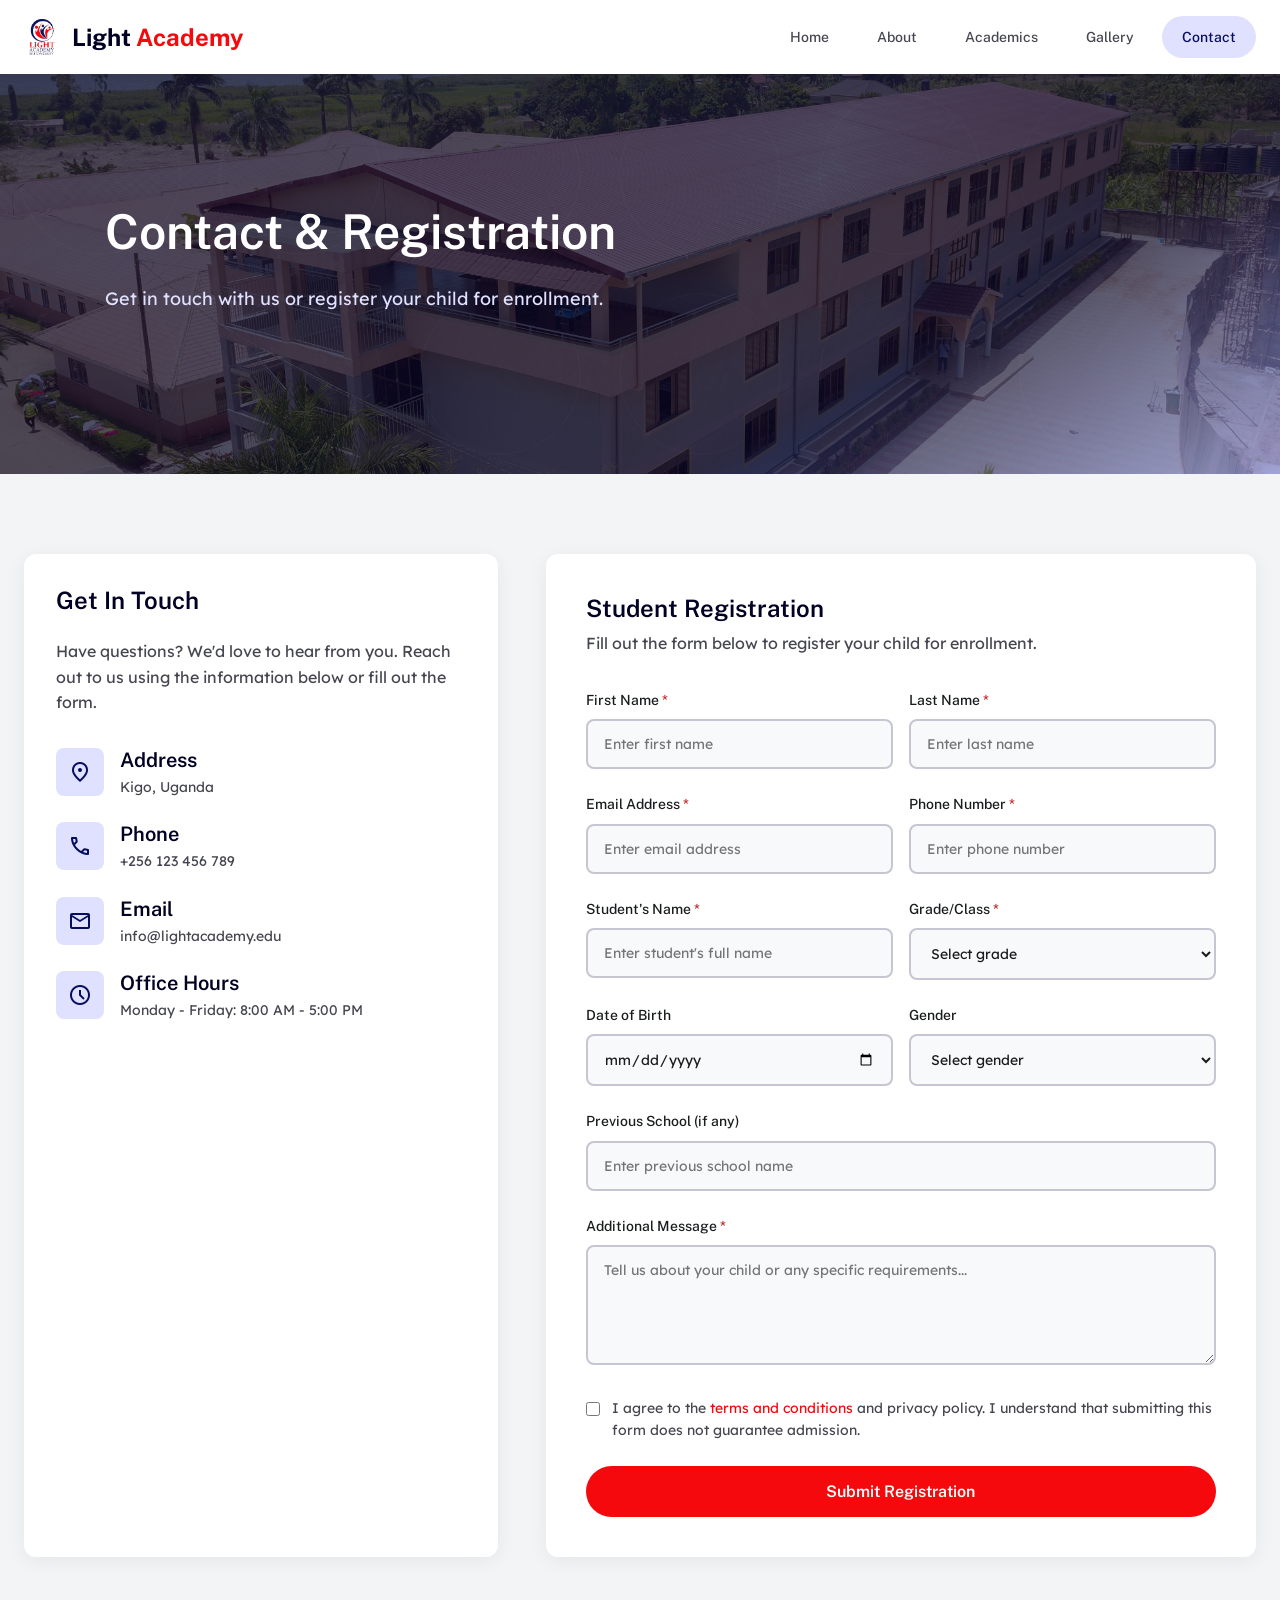
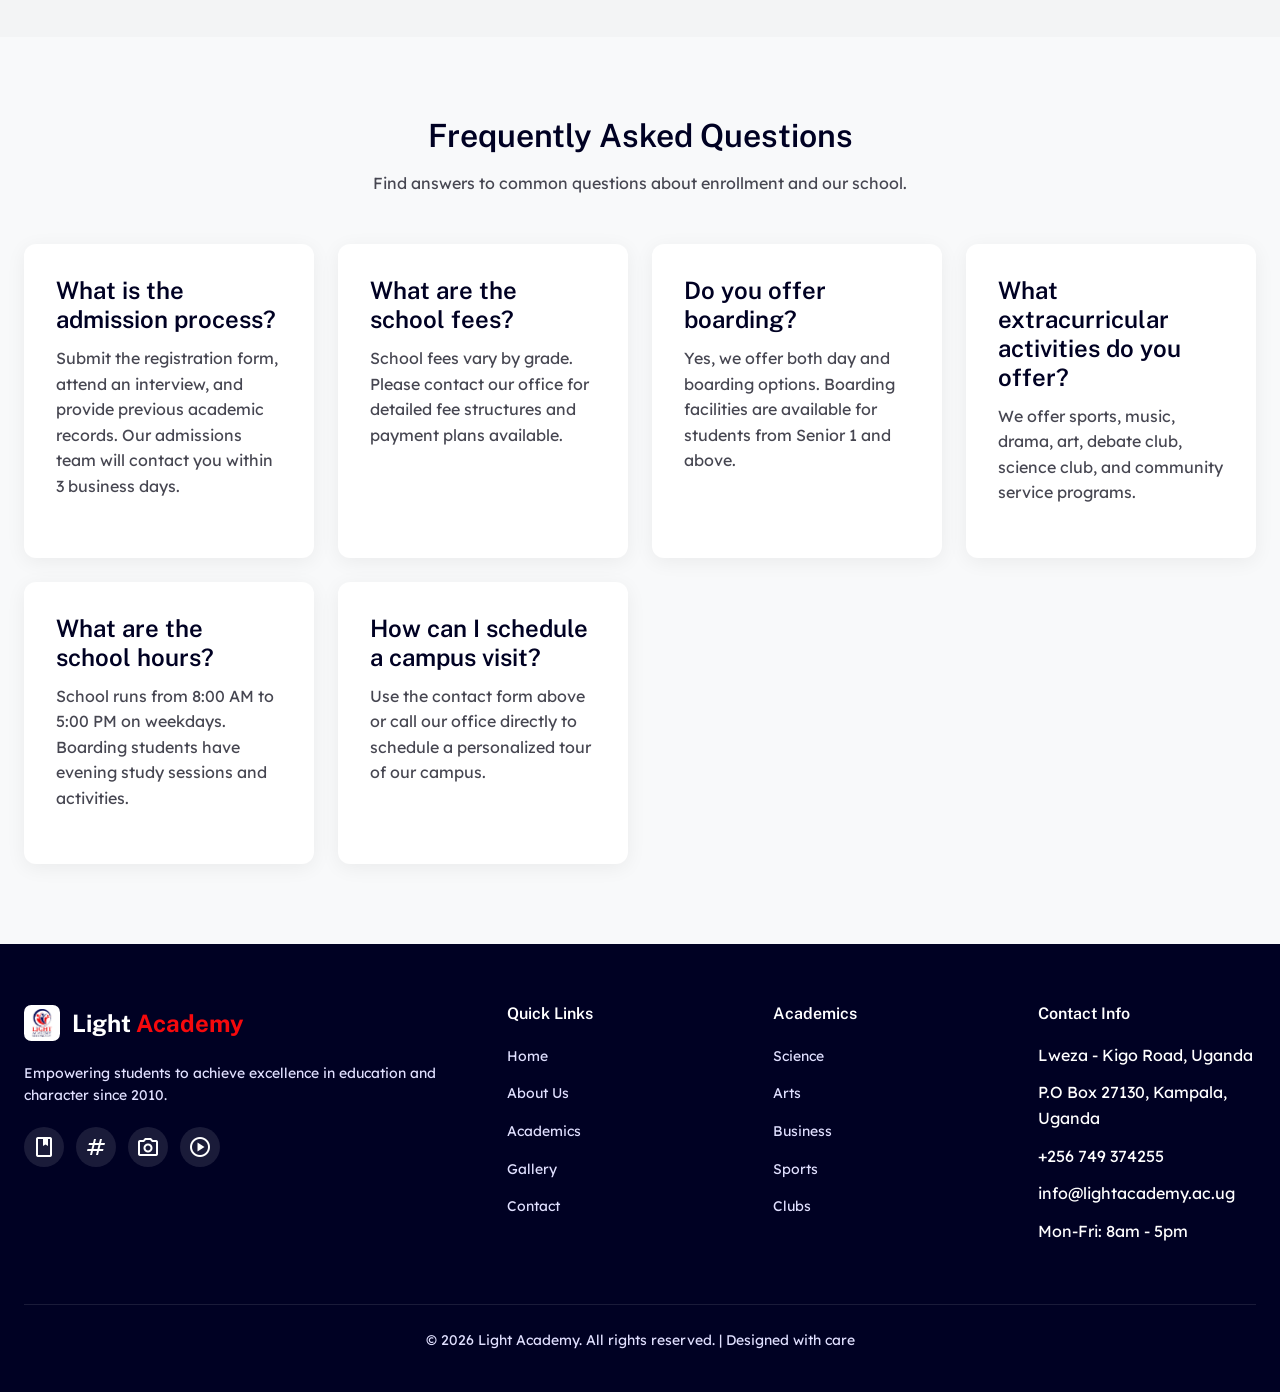
<file: contact.html>
<!DOCTYPE html>
<html lang="en">
<head>
    <meta charset="UTF-8">
    <meta name="viewport" content="width=device-width, initial-scale=1.0">
    <title>Contact & Registration - Light Academy</title>
    <meta name="description" content="Contact Light Academy for inquiries or register your child for enrollment.">
    
    <!-- Fonts -->
    <link rel="preconnect" href="https://fonts.googleapis.com">
    <link rel="preconnect" href="https://fonts.gstatic.com" crossorigin>
    <link href="https://fonts.googleapis.com/css2?family=Public+Sans:wght@400;500;600;700;800;900&family=Lexend:wght@300;400;500;600&display=swap" rel="stylesheet">
    <link href="https://fonts.googleapis.com/css2?family=Material+Symbols+Outlined:wght,FILL@100..700,0..1&display=swap" rel="stylesheet">
    
    <!-- Favicon -->
    <link rel="icon" href="./assets/logos/light-logo.png" type="image/x-icon">
    <!-- Styles -->
    <link rel="stylesheet" href="css/styles.css">
</head>
<body>
    <!-- Header -->
    <header class="header">
        <div class="header-container">
            <a href="index.html" class="logo">
                <img width="36px" height="36px" src="./assets/logos/light-logo.png" alt="LOGO" />
                <div class="logo-text">Light <span>Academy</span></div>
            </a>
            
            <nav>
                <ul class="nav-menu">
                    <li class="nav-item"><a href="index.html" class="nav-link">Home</a></li>
                    <li class="nav-item"><a href="about.html" class="nav-link">About</a></li>
                    <li class="nav-item"><a href="academics.html" class="nav-link">Academics</a></li>
                    <li class="nav-item"><a href="gallery.html" class="nav-link">Gallery</a></li>
                    <li class="nav-item"><a href="contact.html" class="nav-link active">Contact</a></li>
                </ul>
            </nav>
            
            <div class="menu-toggle">
                <span></span>
                <span></span>
                <span></span>
            </div>
        </div>
    </header>

    <!-- Page Header -->
    <section class="hero" style="display: relative; min-height: 400px;">
        <div class="other-hero-bg-img"></div>
        <div class="hero-content" style="padding: 60px 24px;">
            <div class="hero-text" style="text-align: left; max-width: 800px; margin: 0 auto;">
                <h1>Contact & Registration</h1>
                <p>Get in touch with us or register your child for enrollment.</p>
            </div>
        </div>
    </section>

    <!-- Contact Section -->
    <section class="section contact-section">
        <div class="container">
            <div class="contact-grid">
                <!-- Contact Information -->
                <div class="contact-info">
                    <h3>Get In Touch</h3>
                    <p style="color: var(--on-surface-variant); margin-bottom: 32px;">Have questions? We'd love to hear from you. Reach out to us using the information below or fill out the form.</p>
                    
                    <div class="info-item">
                        <div class="info-icon">
                            <span class="material-symbols-outlined">location_on</span>
                        </div>
                        <div class="info-content">
                            <h4>Address</h4>
                            <p>Kigo, Uganda</p>
                        </div>
                    </div>
                    
                    <div class="info-item">
                        <div class="info-icon">
                            <span class="material-symbols-outlined">phone</span>
                        </div>
                        <div class="info-content">
                            <h4>Phone</h4>
                            <p>+256 123 456 789</p>
                        </div>
                    </div>
                    
                    <div class="info-item">
                        <div class="info-icon">
                            <span class="material-symbols-outlined">email</span>
                        </div>
                        <div class="info-content">
                            <h4>Email</h4>
                            <p>info@lightacademy.edu</p>
                        </div>
                    </div>
                    
                    <div class="info-item">
                        <div class="info-icon">
                            <span class="material-symbols-outlined">schedule</span>
                        </div>
                        <div class="info-content">
                            <h4>Office Hours</h4>
                            <p>Monday - Friday: 8:00 AM - 5:00 PM</p>
                        </div>
                    </div>
                    
                    <!-- Embedded Map -->
                    <div style="margin-top: 32px; border-radius: var(--radius-md); overflow: hidden;">
                        <iframe 
                            src="https://www.google.com/maps/embed?pb=!1m18!1m12!1m3!1d3989.814456789012!2d32.5!3d0.4!2m3!1f0!2f0!3f0!3m2!1i1024!2i768!4f13.1!3m3!1m2!1s0x0%3A0x0!2zMMKwMjQnMDAuMCJOIDMywrAzMCcwMC4wIkU!5e0!3m2!1sen!2sug!4v1600000000000!5m2!1sen!2sug" 
                            width="100%" 
                            height="200" 
                            style="border:0;" 
                            allowfullscreen="" 
                            loading="lazy">
                        </iframe>
                    </div>
                </div>
                
                <!-- Registration Form -->
                <div class="form-container">
                    <h3>Student Registration</h3>
                    <p class="form-subtitle">Fill out the form below to register your child for enrollment.</p>
                    
                    <form id="contactForm">
                        <!-- Personal Information -->
                        <div class="form-row">
                            <div class="form-group">
                                <label class="form-label" for="firstName">First Name <span class="required">*</span></label>
                                <input type="text" id="firstName" name="firstName" class="form-input" placeholder="Enter first name" required>
                                <span class="form-error">First name must be at least 2 characters</span>
                            </div>
                            
                            <div class="form-group">
                                <label class="form-label" for="lastName">Last Name <span class="required">*</span></label>
                                <input type="text" id="lastName" name="lastName" class="form-input" placeholder="Enter last name" required>
                                <span class="form-error">Last name must be at least 2 characters</span>
                            </div>
                        </div>
                        
                        <div class="form-row">
                            <div class="form-group">
                                <label class="form-label" for="email">Email Address <span class="required">*</span></label>
                                <input type="email" id="email" name="email" class="form-input" placeholder="Enter email address" required>
                                <span class="form-error">Please enter a valid email address</span>
                            </div>
                            
                            <div class="form-group">
                                <label class="form-label" for="phone">Phone Number <span class="required">*</span></label>
                                <input type="tel" id="phone" name="phone" class="form-input" placeholder="Enter phone number" required>
                                <span class="form-error">Please enter a valid phone number</span>
                            </div>
                        </div>
                        
                        <!-- Student Information -->
                        <div class="form-row">
                            <div class="form-group">
                                <label class="form-label" for="studentName">Student's Name <span class="required">*</span></label>
                                <input type="text" id="studentName" name="studentName" class="form-input" placeholder="Enter student's full name" required>
                            </div>
                            
                            <div class="form-group">
                                <label class="form-label" for="grade">Grade/Class <span class="required">*</span></label>
                                <select id="grade" name="grade" class="form-select" required>
                                    <option value="">Select grade</option>
                                    <option value="s1">Senior 1 (Primary 7)</option>
                                    <option value="s2">Senior 2</option>
                                    <option value="s3">Senior 3 (UCE)</option>
                                    <option value="s4">Senior 4</option>
                                    <option value="s5">Senior 5 (UACE)</option>
                                    <option value="s6">Senior 6</option>
                                </select>
                                <span class="form-error">Please select a grade</span>
                            </div>
                        </div>
                        
                        <div class="form-row">
                            <div class="form-group">
                                <label class="form-label" for="dob">Date of Birth</label>
                                <input type="date" id="dob" name="dob" class="form-input">
                            </div>
                            
                            <div class="form-group">
                                <label class="form-label" for="gender">Gender</label>
                                <select id="gender" name="gender" class="form-select">
                                    <option value="">Select gender</option>
                                    <option value="male">Male</option>
                                    <option value="female">Female</option>
                                    <option value="other">Other</option>
                                </select>
                            </div>
                        </div>
                        
                        <!-- Previous School -->
                        <div class="form-group">
                            <label class="form-label" for="previousSchool">Previous School (if any)</label>
                            <input type="text" id="previousSchool" name="previousSchool" class="form-input" placeholder="Enter previous school name">
                        </div>
                        
                        <!-- Message -->
                        <div class="form-group">
                            <label class="form-label" for="message">Additional Message <span class="required">*</span></label>
                            <textarea id="message" name="message" class="form-textarea" placeholder="Tell us about your child or any specific requirements..." required></textarea>
                            <span class="form-error">Message must be at least 10 characters</span>
                        </div>
                        
                        <!-- Terms Checkbox -->
                        <div class="form-group">
                            <div class="form-checkbox">
                                <input type="checkbox" id="terms" name="terms" required>
                                <label for="terms">I agree to the <a href="#" style="color: var(--secondary);">terms and conditions</a> and privacy policy. I understand that submitting this form does not guarantee admission.</label>
                            </div>
                        </div>
                        
                        <!-- Submit Button -->
                        <button type="submit" class="btn btn-primary form-submit">Submit Registration</button>
                    </form>
                </div>
            </div>
        </div>
    </section>

    <!-- FAQ Section -->
    <section class="section">
        <div class="container">
            <div class="section-header">
                <h2>Frequently Asked Questions</h2>
                <p>Find answers to common questions about enrollment and our school.</p>
            </div>
            
            <div class="cards-grid">
                <div class="card">
                    <h3>What is the admission process?</h3>
                    <p>Submit the registration form, attend an interview, and provide previous academic records. Our admissions team will contact you within 3 business days.</p>
                </div>
                
                <div class="card">
                    <h3>What are the school fees?</h3>
                    <p>School fees vary by grade. Please contact our office for detailed fee structures and payment plans available.</p>
                </div>
                
                <div class="card">
                    <h3>Do you offer boarding?</h3>
                    <p>Yes, we offer both day and boarding options. Boarding facilities are available for students from Senior 1 and above.</p>
                </div>
                
                <div class="card">
                    <h3>What extracurricular activities do you offer?</h3>
                    <p>We offer sports, music, drama, art, debate club, science club, and community service programs.</p>
                </div>
                
                <div class="card">
                    <h3>What are the school hours?</h3>
                    <p>School runs from 8:00 AM to 5:00 PM on weekdays. Boarding students have evening study sessions and activities.</p>
                </div>
                
                <div class="card">
                    <h3>How can I schedule a campus visit?</h3>
                    <p>Use the contact form above or call our office directly to schedule a personalized tour of our campus.</p>
                </div>
            </div>
        </div>
    </section>

    <!-- Footer -->
    <footer class="footer">
        <div class="footer-grid">
            <div class="footer-brand">
                <div class="logo">
                    <img width="36px" height="36px" style="background-color: white; border-radius: 20%; padding: 4px;" src="./assets/logos/light-logo.png" alt="LOGO" />
                    <div class="logo-text">Light <span>Academy</span></div>
                </div>
                <p>Empowering students to achieve excellence in education and character since 2010.</p>
                <div class="social-links">
                    <a href="#" class="social-link" aria-label="Blog">
                        <span class="material-symbols-outlined">book</span>
                    </a>
                    <a href="#" class="social-link" aria-label="Twitter">
                        <span class="material-symbols-outlined">tag</span>
                    </a>
                    <a href="#" class="social-link" aria-label="Instagram">
                        <span class="material-symbols-outlined">photo_camera</span>
                    </a>
                    <a href="#" class="social-link" aria-label="YouTube">
                        <span class="material-symbols-outlined">play_circle</span>
                    </a>
                </div>
            </div>
            
            <div class="footer-column">
                <h4>Quick Links</h4>
                <ul class="footer-links">
                    <li><a href="index.html">Home</a></li>
                    <li><a href="about.html">About Us</a></li>
                    <li><a href="academics.html">Academics</a></li>
                    <li><a href="gallery.html">Gallery</a></li>
                    <li><a href="contact.html">Contact</a></li>
                </ul>
            </div>
            
            <div class="footer-column">
                <h4>Academics</h4>
                <ul class="footer-links">
                    <li><a href="academics.html">Science</a></li>
                    <li><a href="academics.html">Arts</a></li>
                    <li><a href="academics.html">Business</a></li>
                    <li><a href="academics.html">Sports</a></li>
                    <li><a href="academics.html">Clubs</a></li>
                </ul>
            </div>
            
            <div class="footer-column">
                <h4>Contact Info</h4>
                <ul class="footer-links">
                    <li>Lweza - Kigo Road, Uganda</li>
                    <li>P.O Box 27130, Kampala, Uganda</li>
                    <li>+256 749 374255</li>
                    <li>info@lightacademy.ac.ug</li>
                    <li>Mon-Fri: 8am - 5pm</li>
                </ul>
            </div>
        </div>
        
        <div class="footer-bottom">
            <p>&copy; 2026 Light Academy. All rights reserved. | Designed with care</p>
        </div>
    </footer>

    <!-- JavaScript -->
    <script src="js/script.js"></script>
</body>
</html>
</file>
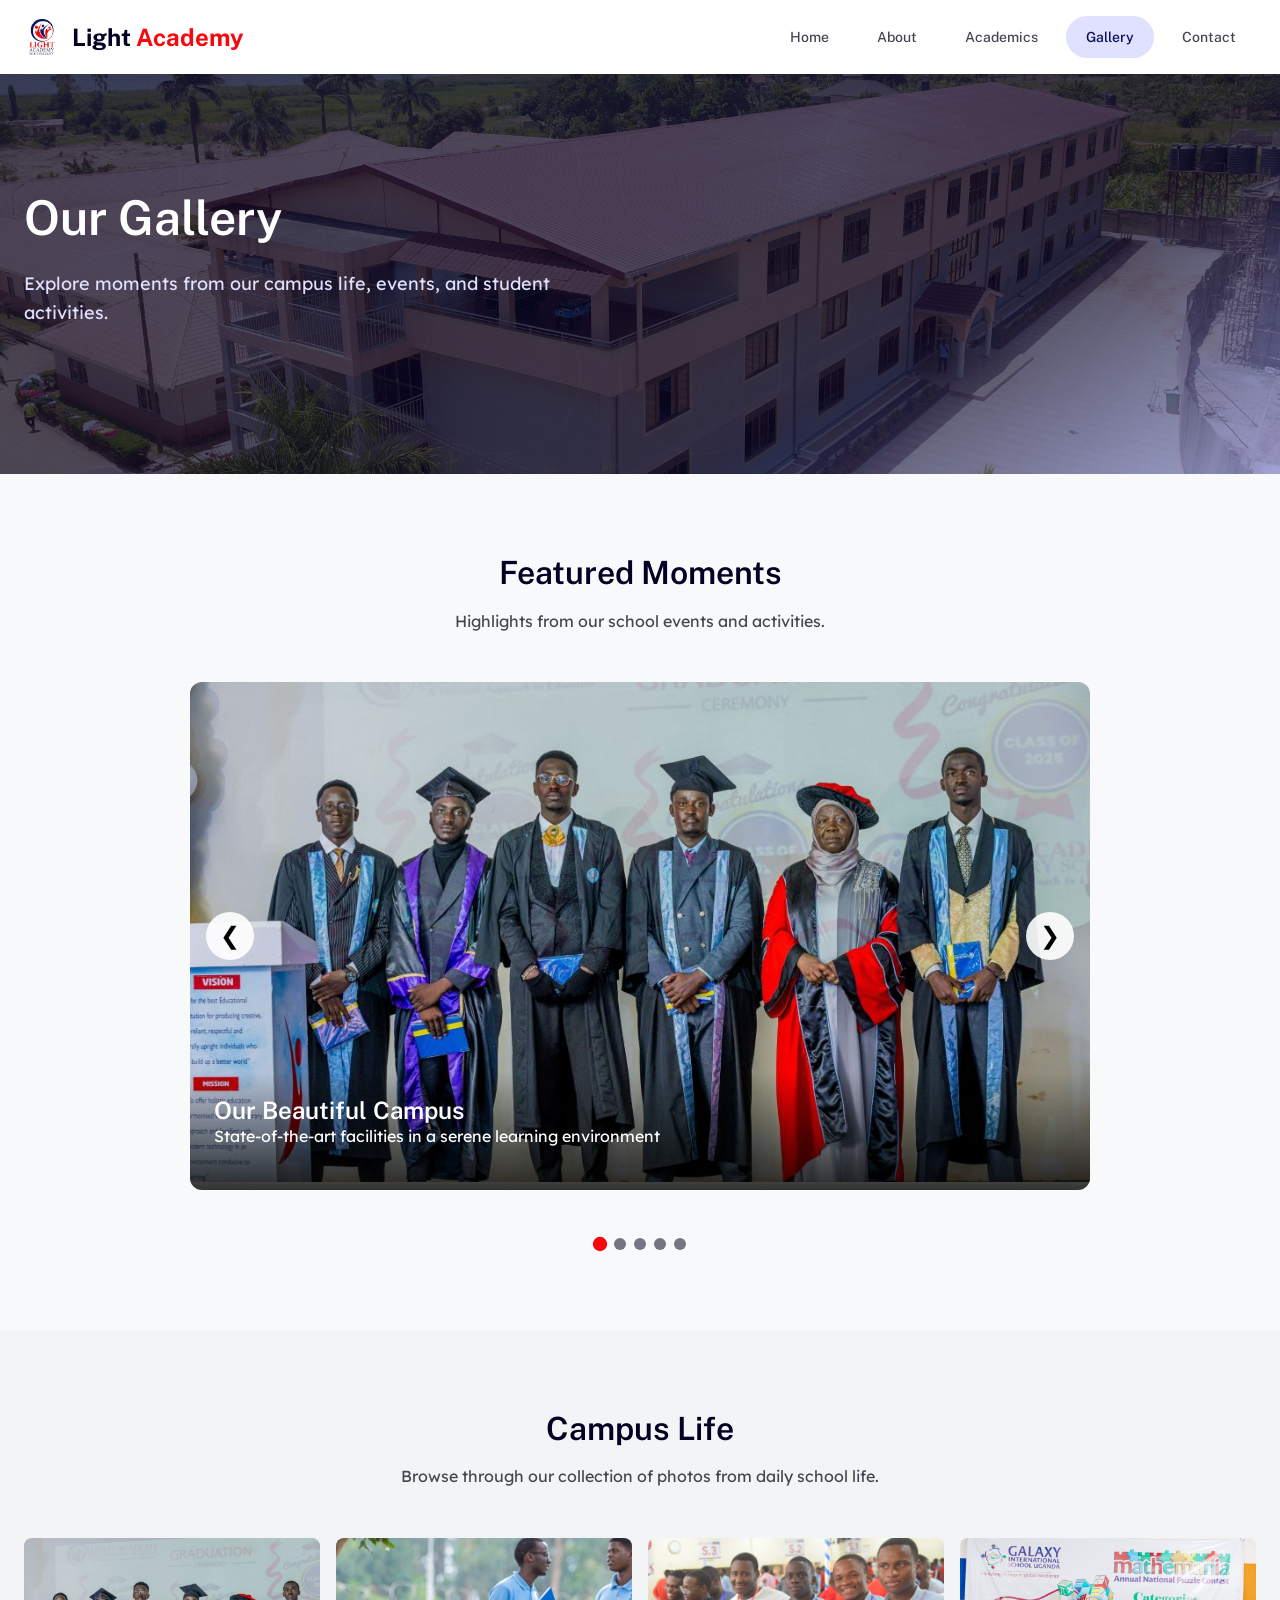
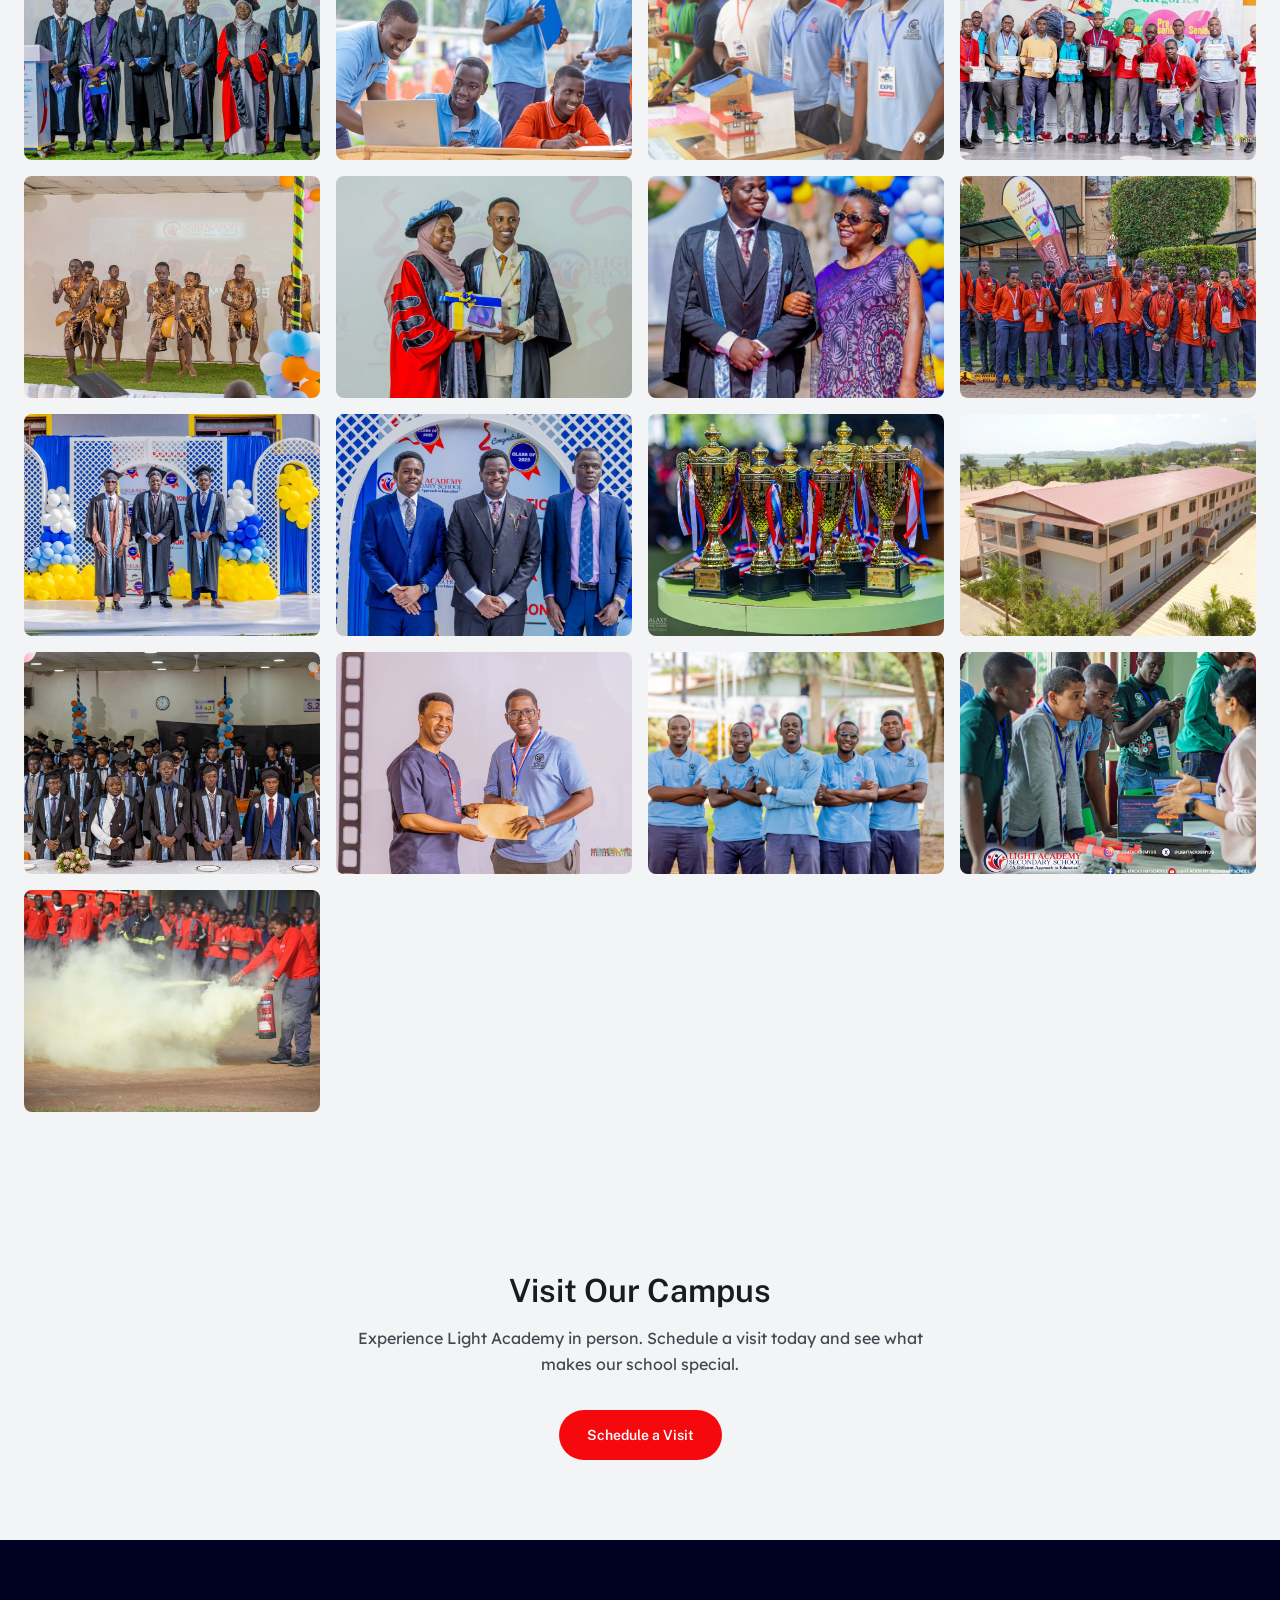
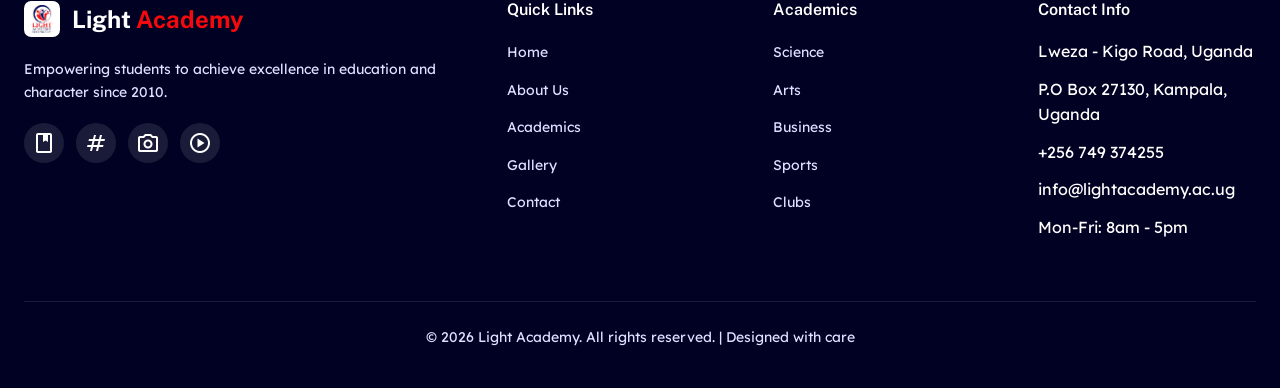
<file: gallery.html>
<!DOCTYPE html>
<html lang="en">
<head>
    <meta charset="UTF-8">
    <meta name="viewport" content="width=device-width, initial-scale=1.0">
    <title>Gallery - Light Academy</title>
    <meta name="description" content="View photos of Light Academy's campus, events, students, and activities.">
    
    <!-- Fonts -->
    <link rel="preconnect" href="https://fonts.googleapis.com">
    <link rel="preconnect" href="https://fonts.gstatic.com" crossorigin>
    <link href="https://fonts.googleapis.com/css2?family=Public+Sans:wght@400;500;600;700;800;900&family=Lexend:wght@300;400;500;600&display=swap" rel="stylesheet">
    <link href="https://fonts.googleapis.com/css2?family=Material+Symbols+Outlined:wght,FILL@100..700,0..1&display=swap" rel="stylesheet">
    
    <!-- Favicon -->
    <link rel="icon" href="./assets/logos/light-logo.png" type="image/x-icon">
    <!-- Styles -->
    <link rel="stylesheet" href="css/styles.css">
</head>
<body>
    <!-- Header -->
    <header class="header">
        <div class="header-container">
            <a href="index.html" class="logo">
                <img width="36px" height="36px" src="./assets/logos/light-logo.png" alt="LOGO" />
                <div class="logo-text">Light <span>Academy</span></div>
            </a>
            
            <nav>
                <ul class="nav-menu">
                    <li class="nav-item"><a href="index.html" class="nav-link">Home</a></li>
                    <li class="nav-item"><a href="about.html" class="nav-link">About</a></li>
                    <li class="nav-item"><a href="academics.html" class="nav-link">Academics</a></li>
                    <li class="nav-item"><a href="gallery.html" class="nav-link active">Gallery</a></li>
                    <li class="nav-item"><a href="contact.html" class="nav-link">Contact</a></li>
                </ul>
            </nav>
            
            <div class="menu-toggle">
                <span></span>
                <span></span>
                <span></span>
            </div>
        </div>
    </header>

    <!-- Page Header -->
    <section class="hero" style="display: relative; min-height: 400px;">
        <div class="other-hero-bg-img"></div>
        <div class="hero-content" style="padding: 60px 24px;">
            <div class="hero-text" style="text-align: left; max-width: 800px; margin: 0 auto;">
                <h1>Our Gallery</h1>
                <p>Explore moments from our campus life, events, and student activities.</p>
            </div>
        </div>
    </section>

    <!-- Slideshow Section -->
    <section class="section">
        <div class="container">
            <div class="section-header">
                <h2>Featured Moments</h2>
                <p>Highlights from our school events and activities.</p>
            </div>
            
            <!-- Image Slideshow -->
            <div class="slideshow-container">
                <div class="slide">
                    <img src="./assets/images/graduation-group.jpeg" alt="Campus View">
                    <div class="slide-caption">
                        <h3>Our Beautiful Campus</h3>
                        <p>State-of-the-art facilities in a serene learning environment</p>
                    </div>
                </div>
                
                <div class="slide">
                    <img src="./assets/images/serious-students.jpeg" alt="Students Learning">
                    <div class="slide-caption">
                        <h3>Interactive Learning</h3>
                        <p>Students engaged in hands-on educational activities</p>
                    </div>
                </div>
                
                <div class="slide">
                    <img src="./assets/images/projects.jpeg" alt="Projects">
                    <div class="slide-caption">
                        <h3>Student Projects</h3>
                        <p>Innovative projects showcasing student creativity and dedication</p>
                    </div>
                </div>
                
                <div class="slide">
                    <img src="./assets/images/math-puzzle.jpeg" alt="Maths quiz">
                    <div class="slide-caption">
                        <h3>Mathematical Puzzles</h3>
                        <p>Engaging math challenges that promote critical thinking</p>
                    </div>
                </div>
                
                <div class="slide active">
                    <img src="./assets/images/cultural-dance.jpeg" alt="Music Dance and Drama">
                    <div class="slide-caption">
                        <h3>Cultural Performances</h3>
                        <p>Colorful displays of talent in music, dance, and drama</p>
                    </div>
                </div>
                
                <!-- Navigation Buttons -->
                <button class="slideshow-nav prev" aria-label="Previous slide">&#10094;</button>
                <button class="slideshow-nav next" aria-label="Next slide">&#10095;</button>
            </div>
            
            <!-- Slideshow Dots -->
            <div class="slideshow-dots">
                <span class="dot active" data-slide="0"></span>
                <span class="dot" data-slide="1"></span>
                <span class="dot" data-slide="2"></span>
                <span class="dot" data-slide="3"></span>
                <span class="dot" data-slide="4"></span>
            </div>
        </div>
    </section>

    <!-- Photo Gallery Grid -->
    <section class="section about-section">
        <div class="container">
            <div class="section-header">
                <h2>Campus Life</h2>
                <p>Browse through our collection of photos from daily school life.</p>
            </div>
            
            <div class="gallery-grid">
                <div class="gallery-item">
                    <img src="./assets/images/graduation-group.jpeg" alt="Classroom">
                    <div class="gallery-overlay">
                        <h4>Graduation day</h4>
                    </div>
                </div>
                
                <div class="gallery-item">
                    <img src="./assets/images/serious-students.jpeg" alt="Science Lab">
                    <div class="gallery-overlay">
                        <h4>STEM projects</h4>
                    </div>
                </div>
                
                <div class="gallery-item">
                    <img src="./assets/images/projects.jpeg" alt="Library">
                    <div class="gallery-overlay">
                        <h4>Science Expo</h4>
                    </div>
                </div>
                
                <div class="gallery-item">
                    <img src="./assets/images/math-puzzle.jpeg" alt="Sports Field">
                    <div class="gallery-overlay">
                        <h4>Mathemania</h4>
                    </div>
                </div>
                
                <div class="gallery-item">
                    <img src="./assets/images/cultural-dance.jpeg" alt="Art Class">
                    <div class="gallery-overlay">
                        <h4>Culture</h4>
                    </div>
                </div>
                
                <div class="gallery-item">
                    <img src="./assets/images/graduation.jpeg" alt="Computer Lab">
                    <div class="gallery-overlay">
                        <h4>Fitting rewards</h4>
                    </div>
                </div>
                
                <div class="gallery-item">
                    <img src="./assets/images/graduation-single.jpeg" alt="Music Room">
                    <div class="gallery-overlay">
                        <h4>Parent satisfaction</h4>
                    </div>
                </div>
                
                <div class="gallery-item">
                    <img src="./assets/images/winners.jpeg" alt="School Assembly">
                    <div class="gallery-overlay">
                        <h4>Winning team</h4>
                    </div>
                </div>
                
                <div class="gallery-item">
                    <img src="./assets/images/graduation-friends.jpeg" alt="Students">
                    <div class="gallery-overlay">
                        <h4>Our Students</h4>
                    </div>
                </div>
                
                <div class="gallery-item">
                    <img src="./assets/images/suits.jpeg" alt="Group Work">
                    <div class="gallery-overlay">
                        <h4>Collaborative Learning</h4>
                    </div>
                </div>
                
                <div class="gallery-item">
                    <img src="./assets/images/trophies.jpeg" alt="Graduation">
                    <div class="gallery-overlay">
                        <h4>Trophy showcase</h4>
                    </div>
                </div>
                
                <div class="gallery-item">
                    <img src="./assets/images/hostel.jpg" alt="School Event">
                    <div class="gallery-overlay">
                        <h4>Elgon Dormitory Building</h4>
                    </div>
                </div>
                
                <div class="gallery-item">
                    <img src="./assets/images/graduation-all.jpeg" alt="Graduation Celebration">
                    <div class="gallery-overlay">
                        <h4>Graduation Celebration</h4>
                    </div>
                </div>
                
                <div class="gallery-item">
                    <img src="./assets/images/smiles.jpeg" alt="Smiling Students">
                    <div class="gallery-overlay">
                        <h4>Joyful Moments</h4>
                    </div>
                </div>
                
                <div class="gallery-item">
                    <img src="./assets/images/confident.jpeg" alt="Confident Student">
                    <div class="gallery-overlay">
                        <h4>Confident Learners</h4>
                    </div>
                </div>
                
                <div class="gallery-item">
                    <img src="./assets/images/business.jpg" alt="Business Studies">
                    <div class="gallery-overlay">
                        <h4>Business Skills</h4>
                    </div>
                </div>
                
                <div class="gallery-item">
                    <img src="./assets/images/firefighter.jpeg" alt="Safety Training">
                    <div class="gallery-overlay">
                        <h4>Safety Training</h4>
                    </div>
                </div>
            </div>
        </div>
    </section>

    <!-- Call to Action -->
    <section class="section about-section">
        <div class="container" style="text-align: center;">
            <h2>Visit Our Campus</h2>
            <p style="max-width: 600px; margin: 16px auto 32px; color: var(--on-surface-variant);">Experience Light Academy in person. Schedule a visit today and see what makes our school special.</p>
            <a href="contact.html" class="btn btn-primary">Schedule a Visit</a>
        </div>
    </section>

    <!-- Footer -->
    <footer class="footer">
        <div class="footer-grid">
            <div class="footer-brand">
                <div class="logo">
                    <img width="36px" height="36px" style="background-color: white; border-radius: 20%; padding: 4px;" src="./assets/logos/light-logo.png" alt="LOGO" />
                    <div class="logo-text">Light <span>Academy</span></div>
                </div>
                <p>Empowering students to achieve excellence in education and character since 2010.</p>
                <div class="social-links">
                    <a href="#" class="social-link" aria-label="Blog">
                        <span class="material-symbols-outlined">book</span>
                    </a>
                    <a href="#" class="social-link" aria-label="Twitter">
                        <span class="material-symbols-outlined">tag</span>
                    </a>
                    <a href="#" class="social-link" aria-label="Instagram">
                        <span class="material-symbols-outlined">photo_camera</span>
                    </a>
                    <a href="#" class="social-link" aria-label="YouTube">
                        <span class="material-symbols-outlined">play_circle</span>
                    </a>
                </div>
            </div>
            
            <div class="footer-column">
                <h4>Quick Links</h4>
                <ul class="footer-links">
                    <li><a href="index.html">Home</a></li>
                    <li><a href="about.html">About Us</a></li>
                    <li><a href="academics.html">Academics</a></li>
                    <li><a href="gallery.html">Gallery</a></li>
                    <li><a href="contact.html">Contact</a></li>
                </ul>
            </div>
            
            <div class="footer-column">
                <h4>Academics</h4>
                <ul class="footer-links">
                    <li><a href="academics.html">Science</a></li>
                    <li><a href="academics.html">Arts</a></li>
                    <li><a href="academics.html">Business</a></li>
                    <li><a href="academics.html">Sports</a></li>
                    <li><a href="academics.html">Clubs</a></li>
                </ul>
            </div>
            
            <div class="footer-column">
                <h4>Contact Info</h4>
                <ul class="footer-links">
                    <li>Lweza - Kigo Road, Uganda</li>
                    <li>P.O Box 27130, Kampala, Uganda</li>
                    <li>+256 749 374255</li>
                    <li>info@lightacademy.ac.ug</li>
                    <li>Mon-Fri: 8am - 5pm</li>
                </ul>
            </div>
        </div>
        
        <div class="footer-bottom">
            <p>&copy; 2026 Light Academy. All rights reserved. | Designed with care</p>
        </div>
    </footer>

    <!-- JavaScript -->
    <script src="js/script.js"></script>
</body>
</html>
</file>
<file: css/styles.css>
/* CSS Variables */
:root {
    --primary: #000123;
    --primary-container: #f79091;
    --primary-fixed: #e0e0ff;
    --on-primary: #ffffff;
    --on-primary-fixed: #070d5d;
    --on-primary-container: #787fcd;
    
    --secondary: #f6090c;
    --secondary-container: #fa9698;
    --secondary-fixed: #f0dbff;
    --on-secondary: #ffffff;
    --on-secondary-container: #d1080c;
    
    --tertiary: #130000;
    --tertiary-container: #460000;
    --tertiary-fixed: #ffdad4;
    --on-tertiary: #ffffff;
    
    --background: #f8f9fa;
    --surface: #f8f9fa;
    --surface-container: #edeeef;
    --surface-container-low: #f3f4f5;
    --surface-container-high: #e7e8e9;
    --surface-bright: #f8f9fa;
    --surface-dim: #d9dadb;
    --surface-lowest: #ffffff;
    
    --on-background: #191c1d;
    --on-surface: #191c1d;
    --on-surface-variant: #464651;
    
    --error: #ba1a1a;
    --error-container: #ffdad6;
    --on-error: #ffffff;
    --on-error-container: #93000a;
    
    --outline: #767682;
    --outline-variant: #c7c5d2;
    
    --inverse-surface: #2e3132;
    --inverse-on-surface: #f0f1f2;
    --inverse-primary: #bdc2ff;
    
    /* Spacing */
    --spacing-xs: 4px;
    --spacing-sm: 12px;
    --spacing-md: 24px;
    --spacing-lg: 48px;
    --spacing-xl: 80px;
    
    /* Border Radius */
    --radius-sm: 0.25rem;
    --radius-md: 0.5rem;
    --radius-lg: 0.75rem;
    --radius-full: 9999px;
    
    /* Fonts */
    --font-headline: 'Public Sans', sans-serif;
    --font-body: 'Lexend', sans-serif;
}

/* Reset & Base Styles */
* {
    margin: 0;
    padding: 0;
    box-sizing: border-box;
}

html {
    scroll-behavior: smooth;
}

body {
    font-family: var(--font-body);
    background-color: var(--background);
    color: var(--on-surface);
    line-height: 1.6;
    min-height: 100vh;
}

/* Typography */
h1, h2, h3, h4, h5, h6 {
    font-family: var(--font-headline);
    font-weight: 600;
    line-height: 1.2;
}

h1 { font-size: 48px; }
h2 { font-size: 32px; }
h3 { font-size: 24px; }
h4 { font-size: 20px; }

p { margin-bottom: 16px; }

a {
    text-decoration: none;
    color: inherit;
    transition: color 0.3s ease;
}

/* HEADER & NAVIGATION */
.header {
    background-color: var(--surface-lowest);
    box-shadow: 0 2px 8px rgba(0, 0, 0, 0.08);
    position: sticky;
    top: 0;
    z-index: 1000;
}

.header-container {
    max-width: 1280px;
    margin: 0 auto;
    padding: 16px 24px;
    display: flex;
    justify-content: space-between;
    align-items: center;
}

.logo {
    display: flex;
    align-items: center;
    gap: 12px;
}

.logo-icon {
    width: 48px;
    height: 48px;
    background: linear-gradient(135deg, var(--primary-container), var(--secondary));
    border-radius: var(--radius-md);
    display: flex;
    align-items: center;
    justify-content: center;
    color: white;
    font-weight: 700;
    font-size: 20px;
}

.logo-text {
    font-family: var(--font-headline);
    font-size: 24px;
    font-weight: 700;
    color: var(--primary);
}

.logo-text span {
    color: var(--secondary);
}

/* Navigation */
.nav-menu {
    display: flex;
    align-items: center;
    gap: 8px;
    list-style: none;
}

.nav-item {
    position: relative;
}

.nav-link {
    display: block;
    padding: 10px 20px;
    font-family: var(--font-headline);
    font-size: 14px;
    font-weight: 500;
    color: var(--on-surface-variant);
    border-radius: var(--radius-full);
    transition: all 0.3s ease;
}

.nav-link:hover,
.nav-link.active {
    background-color: var(--primary-fixed);
    color: var(--on-primary-fixed);
}

/* Mobile Menu Toggle */
.menu-toggle {
    display: none;
    flex-direction: column;
    gap: 5px;
    cursor: pointer;
    padding: 8px;
}

.menu-toggle span {
    width: 24px;
    height: 2px;
    background-color: var(--on-surface);
    transition: all 0.3s ease;
}

/* HERO SECTION */
.hero {
    position: relative;
    min-height: 600px;
    display: flex;
    align-items: center;
    background: linear-gradient(-30deg, var(--on-primary-container) 0%,var(--primary) 30% , var(--primary) 100%);
    overflow: hidden;
}

.hero::before {
    content: '';
    position: absolute;
    top: 0;
    left: 0;
    right: 0;
    bottom: 0;
    background: url('data:image/svg+xml,<svg xmlns="http://www.w3.org/2000/svg" viewBox="0 0 100 100"><circle cx="50" cy="50" r="40" fill="none" stroke="rgba(255,255,255,0.05)" stroke-width="0.5"/></svg>') repeat;
    background-size: 200px 200px;
    opacity: 0.5;
}

.hero-content {
    position: relative;
    z-index: 1;
    max-width: 1280px;
    margin: 0 auto;
    padding: 80px 24px;
    display: grid;
    grid-template-columns: 1fr 1fr;
    gap: 48px;
    align-items: center;
}

.hero-text h1 {
    color: white;
    margin-bottom: 24px;
    animation: fadeInUp 0.8s ease;
}

.hero-text p {
    color: var(--primary-fixed);
    font-size: 18px;
    margin-bottom: 32px;
    animation: fadeInUp 0.8s ease 0.2s both;
}

.hero-buttons {
    display: flex;
    gap: 16px;
    animation: fadeInUp 0.8s ease 0.4s both;
}

.hero-image {
    position: relative;
    animation: fadeInRight 0.8s ease 0.3s both;
}

.hero-image img {
    width: 100%;
    border-radius: var(--radius-lg);
    box-shadow: 0 20px 60px rgba(0, 0, 0, 0.3);
}

/* Buttons */
.btn {
    display: inline-flex;
    align-items: center;
    justify-content: center;
    gap: 8px;
    padding: 14px 28px;
    font-family: var(--font-headline);
    font-size: 14px;
    font-weight: 600;
    border-radius: var(--radius-full);
    cursor: pointer;
    transition: all 0.3s ease;
    border: none;
}

.btn-primary {
    background-color: var(--secondary);
    color: var(--on-secondary);
}

.btn-primary:hover {
    background-color: var(--on-secondary-container);
    transform: translateY(-2px);
    box-shadow: 0 8px 20px rgba(121, 69, 171, 0.4);
}

.btn-secondary {
    background-color: transparent;
    color: white;
    border: 2px solid white;
}

.btn-secondary:hover {
    background-color: white;
    color: var(--primary);
}

/* SECTIONS */
.section {
    padding: 80px 24px;
}

.section-header {
    text-align: center;
    max-width: 700px;
    margin: 0 auto 48px;
}

.section-header h2 {
    color: var(--primary);
    margin-bottom: 16px;
}

.section-header p {
    color: var(--on-surface-variant);
    font-size: 16px;
}

.container {
    max-width: 1280px;
    margin: 0 auto;
}

/* CARDS */
.cards-grid {
    display: grid;
    grid-template-columns: repeat(auto-fit, minmax(250px, 1fr));
    gap: 24px;
}

.card {
    background-color: var(--surface-lowest);
    border-radius: var(--radius-lg);
    padding: 32px;
    box-shadow: 0 4px 20px rgba(0, 0, 0, 0.06);
    transition: all 0.3s ease;
}

.card:hover {
    transform: translateY(-8px);
    box-shadow: 0 12px 40px rgba(0, 0, 0, 0.12);
}

.card-icon {
    width: 56px;
    height: 56px;
    background: linear-gradient(135deg, var(--primary-container), var(--secondary));
    border-radius: var(--radius-md);
    display: flex;
    align-items: center;
    justify-content: center;
    margin-bottom: 20px;
    color: white;
    font-size: 24px;
}

.card h3 {
    color: var(--primary);
    margin-bottom: 12px;
}

.card p {
    color: var(--on-surface-variant);
    margin-bottom: 20px;
}

.card-link {
    display: inline-flex;
    align-items: center;
    gap: 8px;
    color: var(--secondary);
    font-weight: 600;
    font-size: 14px;
}

.card-link:hover {
    gap: 12px;
}

/* ABOUT SECTION */
.other-hero-bg-img {
    position: absolute;
    top: 0;
    left: 0;
    right: 0;
    bottom: 0;
    background: url('../assets/images/hostel.jpg') center/cover no-repeat;
    opacity: 0.3;
}

.about-section {
    background-color: var(--surface-container-low);
}

.about-grid {
    display: grid;
    grid-template-columns: 1fr 1fr;
    gap: 48px;
    align-items: center;
}

.about-image {
    position: relative;
}

.about-image img {
    width: 100%;
    border-radius: var(--radius-lg);
    box-shadow: 2px 3px 5px rgba(0, 0, 0, 0.3);
}

.about-image::after {
    content: '';
    position: absolute;
    top: 20px;
    left: 20px;
    right: -20px;
    bottom: -20px;
    border: 3px solid var(--secondary-container);
    border-radius: var(--radius-lg);
    background-color: var(--secondary-container);
    z-index: -1;
}

.about-content h2 {
    color: var(--primary);
    margin-bottom: 20px;
}

.about-content p {
    color: var(--on-surface-variant);
    margin-bottom: 24px;
}

.stats-grid {
    display: grid;
    grid-template-columns: repeat(4, 1fr);
    gap: 24px;
    margin-top: 32px;
}

.stat-item {
    text-align: center;
}

.stat-number {
    font-family: var(--font-headline);
    font-size: 36px;
    font-weight: 700;
    color: var(--secondary);
}

.stat-label {
    font-size: 14px;
    color: var(--on-surface-variant);
}

/* ACADEMICS / PROGRAMS */
.programs-grid {
    display: grid;
    grid-template-columns: repeat(auto-fit, minmax(350px, 1fr));
    gap: 24px;
}

.program-card {
    background-color: var(--surface-lowest);
    border-radius: var(--radius-lg);
    overflow: hidden;
    box-shadow: 0 4px 20px rgba(0, 0, 0, 0.06);
    transition: all 0.3s ease;
}

.program-card:hover {
    transform: translateY(-8px);
    box-shadow: 0 12px 40px rgba(0, 0, 0, 0.12);
}

.program-image {
    width: 100%;
    height: 200px;
    object-fit: cover;
}

.program-content {
    padding: 24px;
}

.program-tag {
    display: inline-block;
    padding: 4px 12px;
    background-color: var(--primary-fixed);
    color: var(--on-primary-fixed);
    font-size: 12px;
    font-weight: 600;
    border-radius: var(--radius-full);
    margin-bottom: 12px;
}

.program-content h3 {
    color: var(--primary);
    margin-bottom: 12px;
}

.program-content p {
    color: var(--on-surface-variant);
    font-size: 14px;
    margin-bottom: 16px;
}

.program-features {
    list-style: none;
    margin-bottom: 20px;
}

.program-features li {
    display: flex;
    align-items: center;
    gap: 8px;
    padding: 8px 0;
    font-size: 14px;
    color: var(--on-surface-variant);
    border-bottom: 1px solid var(--outline-variant);
}

.program-features li:last-child {
    border-bottom: none;
}

.program-features li::before {
    content: '✓';
    color: var(--secondary);
    font-weight: 700;
}

/* GALLERY */
.gallery-grid {
    display: grid;
    grid-template-columns: repeat(auto-fill, minmax(280px, 1fr));
    gap: 16px;
}

.gallery-item {
    position: relative;
    overflow: hidden;
    border-radius: var(--radius-md);
    aspect-ratio: 4/3;
    cursor: pointer;
}

.gallery-item img {
    width: 100%;
    height: 100%;
    object-fit: cover;
    transition: transform 0.5s ease;
}

.gallery-item:hover img {
    transform: scale(1.1);
}

.gallery-overlay {
    position: absolute;
    bottom: 0;
    left: 0;
    right: 0;
    padding: 20px;
    background: linear-gradient(transparent, rgba(0, 0, 0, 0.8));
    color: white;
    transform: translateY(100%);
    transition: transform 0.3s ease;
}

.gallery-item:hover .gallery-overlay {
    transform: translateY(0);
}

/* Gallery Slideshow */
.slideshow-container {
    position: relative;
    max-width: 900px;
    margin: 0 auto 48px;
    border-radius: var(--radius-lg);
    overflow: hidden;
}

.slide {
    display: none;
    animation: fade 0.5s ease;
}

.slide.active {
    display: block;
}

.slide img {
    width: 100%;
    height: 500px;
    object-fit: cover;
}

.slide-caption {
    position: absolute;
    bottom: 0;
    left: 0;
    right: 0;
    padding: 24px;
    background: linear-gradient(transparent, rgba(0, 0, 0, 0.8));
    color: white;
}

.slideshow-nav {
    position: absolute;
    top: 50%;
    transform: translateY(-50%);
    width: 48px;
    height: 48px;
    background-color: rgba(255, 255, 255, 0.9);
    border: none;
    border-radius: 50%;
    cursor: pointer;
    display: flex;
    align-items: center;
    justify-content: center;
    font-size: 24px;
    transition: all 0.3s ease;
}

.slideshow-nav:hover {
    background-color: white;
    transform: translateY(-50%) scale(1.1);
}

.slideshow-nav.prev { left: 16px; }
.slideshow-nav.next { right: 16px; }

.slideshow-dots {
    display: flex;
    justify-content: center;
    gap: 8px;
    margin-top: 16px;
}

.dot {
    width: 12px;
    height: 12px;
    background-color: var(--outline);
    border-radius: 50%;
    cursor: pointer;
    transition: all 0.3s ease;
}

.dot.active,
.dot:hover {
    background-color: var(--secondary);
    transform: scale(1.2);
}

/* CONTACT / REGISTRATION FORM */
.contact-section {
    background-color: var(--surface-container-low);
}

.contact-grid {
    display: grid;
    grid-template-columns: 1fr 1.5fr;
    gap: 48px;
}

.contact-info {
    background-color: var(--surface-lowest);
    padding: 32px;
    border-radius: var(--radius-lg);
    box-shadow: 0 4px 20px rgba(0, 0, 0, 0.06);
}

.contact-info h3 {
    color: var(--primary);
    margin-bottom: 24px;
}

.info-item {
    display: flex;
    align-items: flex-start;
    gap: 16px;
    margin-bottom: 24px;
}

.info-icon {
    width: 48px;
    height: 48px;
    background-color: var(--primary-fixed);
    border-radius: var(--radius-md);
    display: flex;
    align-items: center;
    justify-content: center;
    color: var(--on-primary-fixed);
    font-size: 20px;
    flex-shrink: 0;
}

.info-content h4 {
    color: var(--primary);
    margin-bottom: 4px;
}

.info-content p {
    color: var(--on-surface-variant);
    font-size: 14px;
    margin: 0;
}

/* Form Styles */
.form-container {
    background-color: var(--surface-lowest);
    padding: 40px;
    border-radius: var(--radius-lg);
    box-shadow: 0 4px 20px rgba(0, 0, 0, 0.06);
}

.form-container h3 {
    color: var(--primary);
    margin-bottom: 8px;
}

.form-subtitle {
    color: var(--on-surface-variant);
    margin-bottom: 32px;
}

.form-group {
    margin-bottom: 24px;
}

.form-row {
    display: grid;
    grid-template-columns: 1fr 1fr;
    gap: 16px;
}

.form-label {
    display: block;
    font-family: var(--font-headline);
    font-size: 14px;
    font-weight: 500;
    color: var(--on-surface);
    margin-bottom: 8px;
}

.form-label .required {
    color: var(--error);
}

.form-input,
.form-select,
.form-textarea {
    width: 100%;
    padding: 14px 16px;
    font-family: var(--font-body);
    font-size: 14px;
    color: var(--on-surface);
    background-color: var(--surface);
    border: 2px solid var(--outline-variant);
    border-radius: var(--radius-md);
    transition: all 0.3s ease;
}

.form-input:focus,
.form-select:focus,
.form-textarea:focus {
    outline: none;
    border-color: var(--secondary);
    box-shadow: 0 0 0 4px rgba(121, 69, 171, 0.1);
}

.form-input.error,
.form-select.error,
.form-textarea.error {
    border-color: var(--error);
}

.form-textarea {
    min-height: 120px;
    resize: vertical;
}

.form-error {
    display: none;
    color: var(--error);
    font-size: 12px;
    margin-top: 6px;
}

.form-group.has-error .form-error {
    display: block;
}

.form-checkbox {
    display: flex;
    align-items: flex-start;
    gap: 12px;
}

.form-checkbox input {
    width: 20px;
    height: 20px;
    margin-top: 2px;
    accent-color: var(--secondary);
}

.form-checkbox label {
    font-size: 14px;
    color: var(--on-surface-variant);
}

.form-submit {
    width: 100%;
    padding: 16px;
    font-size: 16px;
}

/* Form Success Message */
.form-success {
    display: none;
    padding: 20px;
    background-color: #d4edda;
    border: 1px solid #c3e6cb;
    border-radius: var(--radius-md);
    color: #155724;
    text-align: center;
    margin-top: 16px;
}

.form-success.show {
    display: block;
}

/* FOOTER */
.footer {
    background-color: var(--primary);
    color: white;
    padding: 60px 24px 24px;
}

.footer-grid {
    display: grid;
    grid-template-columns: 2fr 1fr 1fr 1fr;
    gap: 48px;
    max-width: 1280px;
    margin: 0 auto 48px;
}

.footer-brand .logo {
    margin-bottom: 20px;
}

.footer-brand .logo-text {
    color: white;
}

.footer-brand p {
    color: var(--primary-fixed);
    font-size: 14px;
    margin-bottom: 20px;
}

.social-links {
    display: flex;
    gap: 12px;
}

.social-link {
    width: 40px;
    height: 40px;
    background-color: rgba(255, 255, 255, 0.1);
    border-radius: 50%;
    display: flex;
    align-items: center;
    justify-content: center;
    transition: all 0.3s ease;
}

.social-link:hover {
    background-color: var(--secondary);
    transform: translateY(-4px);
}

.footer-column h4 {
    color: white;
    margin-bottom: 20px;
    font-size: 16px;
}

.footer-links {
    list-style: none;
}

.footer-links li {
    margin-bottom: 12px;
}

.footer-links a {
    color: var(--primary-fixed);
    font-size: 14px;
    transition: all 0.3s ease;
}

.footer-links a:hover {
    color: white;
    padding-left: 8px;
}

.footer-bottom {
    border-top: 1px solid rgba(255, 255, 255, 0.1);
    padding-top: 24px;
    text-align: center;
    color: var(--primary-fixed);
    font-size: 14px;
}

/* ANIMATIONS */
@keyframes fadeInUp {
    from {
        opacity: 0;
        transform: translateY(30px);
    }
    to {
        opacity: 1;
        transform: translateY(0);
    }
}

@keyframes fadeInRight {
    from {
        opacity: 0;
        transform: translateX(30px);
    }
    to {
        opacity: 1;
        transform: translateX(0);
    }
}

@keyframes fade {
    from { opacity: 0.4; }
    to { opacity: 1; }
}

/* RESPONSIVE DESIGN */
@media (max-width: 1024px) {
    .hero-content {
        grid-template-columns: 1fr;
        text-align: center;
    }
    
    .hero-buttons {
        justify-content: center;
    }
    
    .hero-image {
        max-width: 500px;
        margin: 0 auto;
    }
    
    .about-grid,
    .contact-grid {
        grid-template-columns: 1fr;
    }
    
    .footer-grid {
        grid-template-columns: 1fr 1fr;
    }
}

@media (max-width: 768px) {
    h1 { font-size: 36px; }
    h2 { font-size: 28px; }
    
    .menu-toggle {
        display: flex;
    }
    
    .nav-menu {
        position: fixed;
        top: 80px;
        left: 0;
        right: 0;
        background-color: var(--surface-lowest);
        flex-direction: column;
        padding: 24px;
        box-shadow: 0 8px 20px rgba(0, 0, 0, 0.1);
        transform: translateY(-150%);
        opacity: 0;
        transition: all 0.3s ease;
    }
    
    .nav-menu.active {
        transform: translateY(0);
        opacity: 1;
    }
    
    .nav-link {
        width: 100%;
        text-align: center;
    }
    
    .hero {
        min-height: auto;
        padding: 40px 0;
    }
    
    .section {
        padding: 60px 16px;
    }
    
    .stats-grid {
        grid-template-columns: 1fr;
        gap: 16px;
    }
    
    .form-row {
        grid-template-columns: 1fr;
    }
    
    .footer-grid {
        grid-template-columns: 1fr;
        text-align: center;
    }
    
    .social-links {
        justify-content: center;
    }
}

@media (max-width: 480px) {
    .hero-buttons {
        flex-direction: column;
    }
    
    .btn {
        width: 100%;
    }
    
    .cards-grid,
    .programs-grid {
        grid-template-columns: 1fr;
    }
}
</file>
